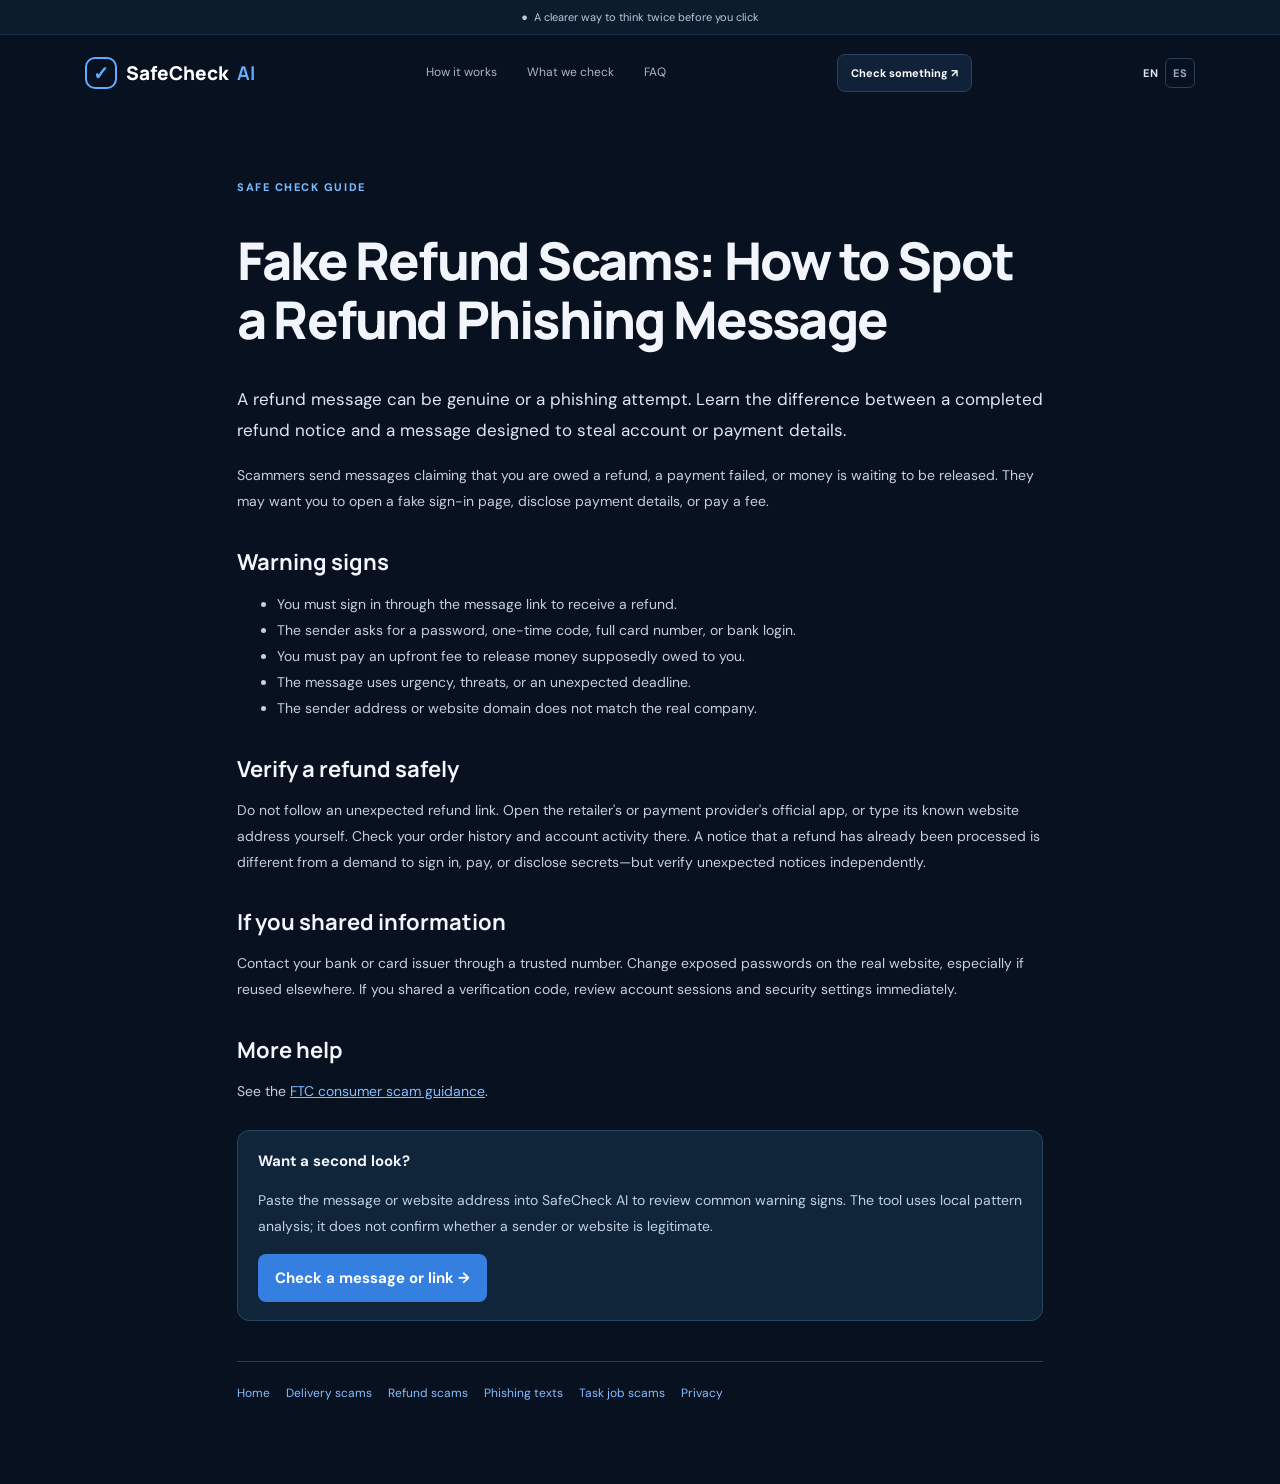
<file: fake-refund-scam.html>
<!doctype html><html lang="en"><head><meta charset="utf-8"><meta name="viewport" content="width=device-width,initial-scale=1"><meta name="description" content="A refund message can be genuine or a phishing attempt. Learn the difference between a completed refund notice and a message designed to steal account or payment details."><meta name="robots" content="index,follow"><link rel="canonical" href="https://mexiaeon.github.io/safecheck-ai/fake-refund-scam.html">
<link rel="alternate" hreflang="en" href="https://mexiaeon.github.io/safecheck-ai/fake-refund-scam.html">
<link rel="alternate" hreflang="es" href="https://mexiaeon.github.io/safecheck-ai/es/estafa-reembolso.html">
<link rel="alternate" hreflang="x-default" href="https://mexiaeon.github.io/safecheck-ai/"><meta property="og:type" content="article"><meta property="og:site_name" content="SafeCheck AI"><meta property="og:title" content="Fake Refund Scams: How to Spot a Refund Phishing Message | SafeCheck AI"><meta property="og:description" content="A refund message can be genuine or a phishing attempt. Learn the difference between a completed refund notice and a message designed to steal account or payment details."><title>Fake Refund Scams: How to Spot a Refund Phishing Message | SafeCheck AI</title><link rel="stylesheet" href="styles.css?v=5"><style>.guide{max-width:850px;margin:auto;padding:55px 22px 80px}.guide h1{font:800 clamp(34px,6vw,52px)/1.12 Manrope,sans-serif;letter-spacing:-1.8px}.guide h2{font:700 22px Manrope,sans-serif;margin:32px 0 8px}.guide p,.guide li{color:#c2d0df;font-size:14px;line-height:1.85}.guide .intro{font-size:17px;color:#dce7f3}.guide a{color:#85bdff}.guide .callout{padding:18px 20px;background:#10243a;border:1px solid #294663;border-radius:12px;margin:25px 0}.guide .cta{display:inline-block;background:#347fe0;color:white;padding:12px 17px;border-radius:8px;text-decoration:none;font-weight:700}.guide nav{display:flex;gap:16px;flex-wrap:wrap;border-top:1px solid #263e59;padding-top:22px;margin-top:40px}</style></head><body><div class="announcement">● &nbsp;A clearer way to think twice before you click</div><header><a class="brand" href="index.html"><span class="logo">✓</span>SafeCheck <b>AI</b></a><nav><a href="index.html#how">How it works</a><a href="index.html#features">What we check</a><a href="index.html#faq">FAQ</a></nav><a class="navbtn" href="index.html#checker">Check something ↗</a><span class="language-switch"><b>EN</b> <a href="es/estafa-reembolso.html" lang="es">ES</a></span></header><main class="guide"><p style="color:#79baff;font-size:11px;letter-spacing:.14em;font-weight:800">SAFE CHECK GUIDE</p><h1>Fake Refund Scams: How to Spot a Refund Phishing Message</h1><p class="intro">A refund message can be genuine or a phishing attempt. Learn the difference between a completed refund notice and a message designed to steal account or payment details.</p><p>Scammers send messages claiming that you are owed a refund, a payment failed, or money is waiting to be released. They may want you to open a fake sign-in page, disclose payment details, or pay a fee.</p><h2>Warning signs</h2><ul><li>You must sign in through the message link to receive a refund.</li><li>The sender asks for a password, one-time code, full card number, or bank login.</li><li>You must pay an upfront fee to release money supposedly owed to you.</li><li>The message uses urgency, threats, or an unexpected deadline.</li><li>The sender address or website domain does not match the real company.</li></ul><h2>Verify a refund safely</h2><p>Do not follow an unexpected refund link. Open the retailer's or payment provider's official app, or type its known website address yourself. Check your order history and account activity there. A notice that a refund has already been processed is different from a demand to sign in, pay, or disclose secrets—but verify unexpected notices independently.</p><h2>If you shared information</h2><p>Contact your bank or card issuer through a trusted number. Change exposed passwords on the real website, especially if reused elsewhere. If you shared a verification code, review account sessions and security settings immediately.</p><h2>More help</h2><p>See the <a href="https://consumer.ftc.gov/scams" target="_blank" rel="noopener">FTC consumer scam guidance</a>.</p><div class="callout"><b>Want a second look?</b><p>Paste the message or website address into SafeCheck AI to review common warning signs. The tool uses local pattern analysis; it does not confirm whether a sender or website is legitimate.</p><a class="cta" href="index.html#checker">Check a message or link →</a></div><nav><a href="index.html">Home</a><a href="package-delivery-scam.html">Delivery scams</a><a href="fake-refund-scam.html">Refund scams</a><a href="phishing-text-message.html">Phishing texts</a><a href="task-job-scam.html">Task job scams</a><a href="privacy.html">Privacy</a></nav></main></body></html>
</file>
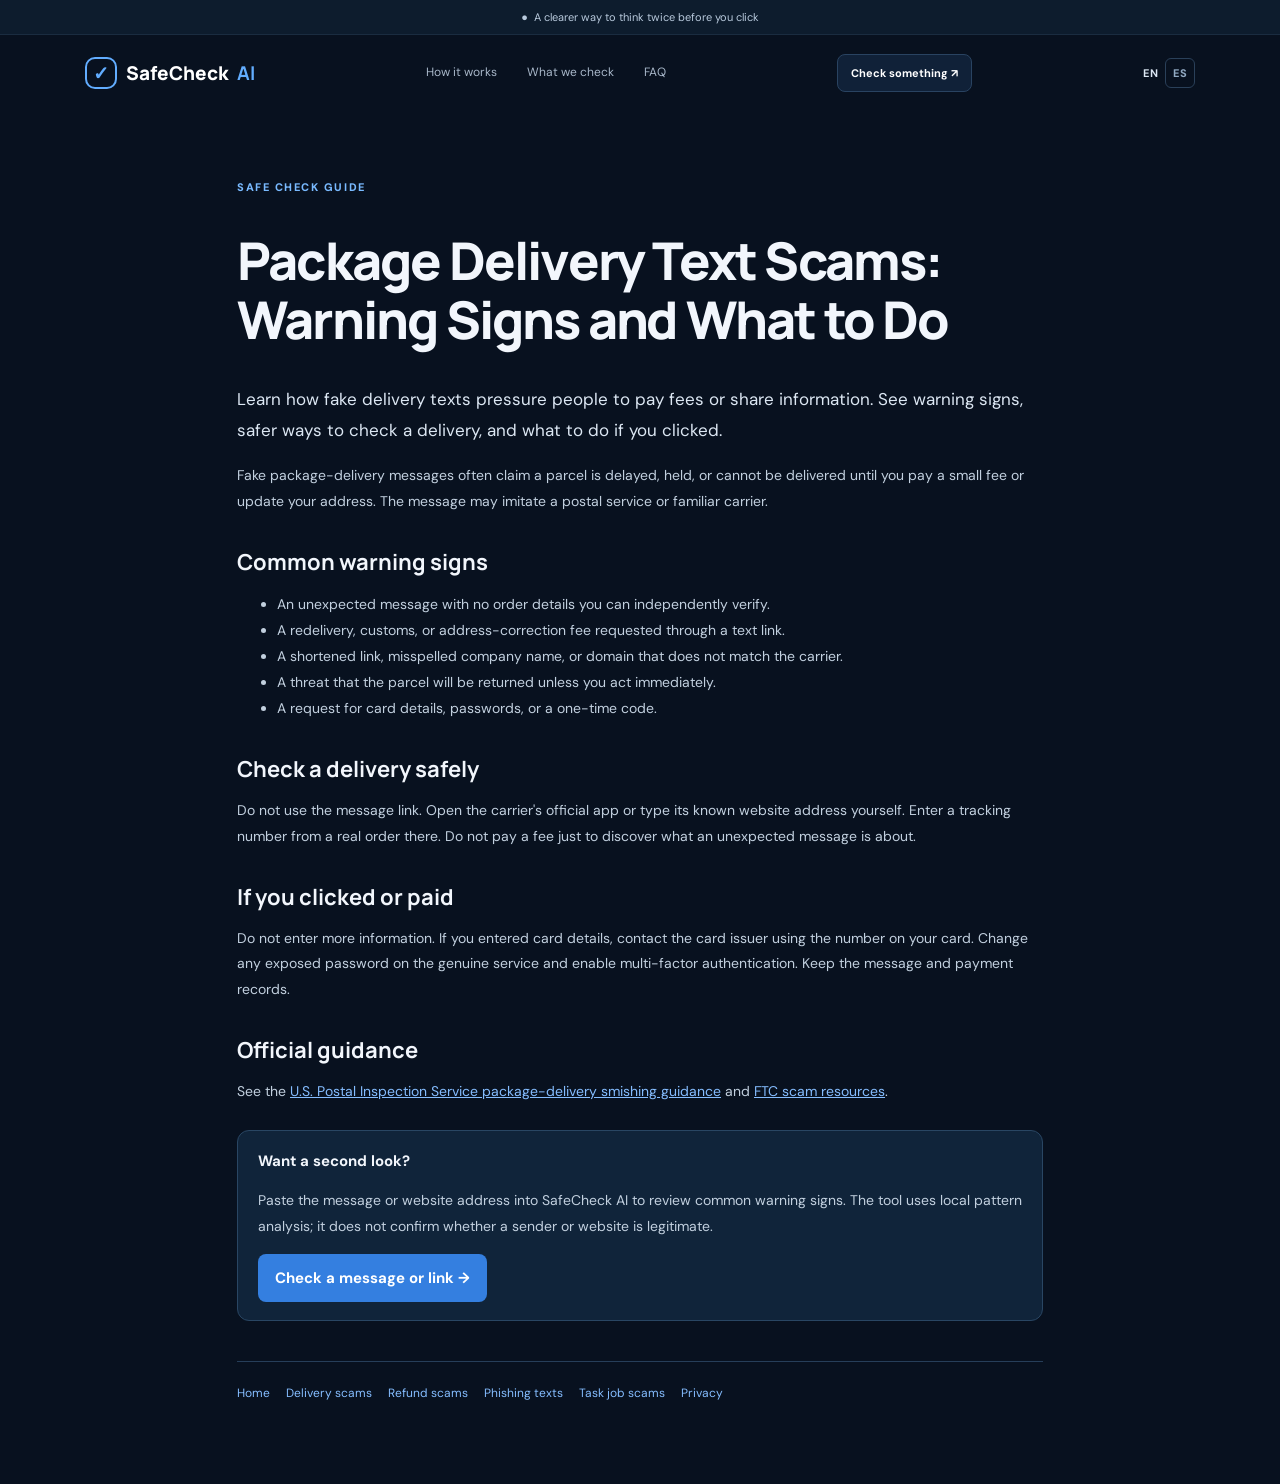
<file: package-delivery-scam.html>
<!doctype html><html lang="en"><head><meta charset="utf-8"><meta name="viewport" content="width=device-width,initial-scale=1"><meta name="description" content="Learn how fake delivery texts pressure people to pay fees or share information. See warning signs, safer ways to check a delivery, and what to do if you clicked."><meta name="robots" content="index,follow"><link rel="canonical" href="https://mexiaeon.github.io/safecheck-ai/package-delivery-scam.html">
<link rel="alternate" hreflang="en" href="https://mexiaeon.github.io/safecheck-ai/package-delivery-scam.html">
<link rel="alternate" hreflang="es" href="https://mexiaeon.github.io/safecheck-ai/es/estafa-paquete.html">
<link rel="alternate" hreflang="x-default" href="https://mexiaeon.github.io/safecheck-ai/"><meta property="og:type" content="article"><meta property="og:site_name" content="SafeCheck AI"><meta property="og:title" content="Package Delivery Text Scams: Warning Signs and What to Do | SafeCheck AI"><meta property="og:description" content="Learn how fake delivery texts pressure people to pay fees or share information. See warning signs, safer ways to check a delivery, and what to do if you clicked."><title>Package Delivery Text Scams: Warning Signs and What to Do | SafeCheck AI</title><link rel="stylesheet" href="styles.css?v=5"><style>.guide{max-width:850px;margin:auto;padding:55px 22px 80px}.guide h1{font:800 clamp(34px,6vw,52px)/1.12 Manrope,sans-serif;letter-spacing:-1.8px}.guide h2{font:700 22px Manrope,sans-serif;margin:32px 0 8px}.guide p,.guide li{color:#c2d0df;font-size:14px;line-height:1.85}.guide .intro{font-size:17px;color:#dce7f3}.guide a{color:#85bdff}.guide .callout{padding:18px 20px;background:#10243a;border:1px solid #294663;border-radius:12px;margin:25px 0}.guide .cta{display:inline-block;background:#347fe0;color:white;padding:12px 17px;border-radius:8px;text-decoration:none;font-weight:700}.guide nav{display:flex;gap:16px;flex-wrap:wrap;border-top:1px solid #263e59;padding-top:22px;margin-top:40px}</style></head><body><div class="announcement">● &nbsp;A clearer way to think twice before you click</div><header><a class="brand" href="index.html"><span class="logo">✓</span>SafeCheck <b>AI</b></a><nav><a href="index.html#how">How it works</a><a href="index.html#features">What we check</a><a href="index.html#faq">FAQ</a></nav><a class="navbtn" href="index.html#checker">Check something ↗</a><span class="language-switch"><b>EN</b> <a href="es/estafa-paquete.html" lang="es">ES</a></span></header><main class="guide"><p style="color:#79baff;font-size:11px;letter-spacing:.14em;font-weight:800">SAFE CHECK GUIDE</p><h1>Package Delivery Text Scams: Warning Signs and What to Do</h1><p class="intro">Learn how fake delivery texts pressure people to pay fees or share information. See warning signs, safer ways to check a delivery, and what to do if you clicked.</p><p>Fake package-delivery messages often claim a parcel is delayed, held, or cannot be delivered until you pay a small fee or update your address. The message may imitate a postal service or familiar carrier.</p><h2>Common warning signs</h2><ul><li>An unexpected message with no order details you can independently verify.</li><li>A redelivery, customs, or address-correction fee requested through a text link.</li><li>A shortened link, misspelled company name, or domain that does not match the carrier.</li><li>A threat that the parcel will be returned unless you act immediately.</li><li>A request for card details, passwords, or a one-time code.</li></ul><h2>Check a delivery safely</h2><p>Do not use the message link. Open the carrier's official app or type its known website address yourself. Enter a tracking number from a real order there. Do not pay a fee just to discover what an unexpected message is about.</p><h2>If you clicked or paid</h2><p>Do not enter more information. If you entered card details, contact the card issuer using the number on your card. Change any exposed password on the genuine service and enable multi-factor authentication. Keep the message and payment records.</p><h2>Official guidance</h2><p>See the <a href="https://www.uspis.gov/news/scam-article/smishing-package-delivery-scam" target="_blank" rel="noopener">U.S. Postal Inspection Service package-delivery smishing guidance</a> and <a href="https://consumer.ftc.gov/scams" target="_blank" rel="noopener">FTC scam resources</a>.</p><div class="callout"><b>Want a second look?</b><p>Paste the message or website address into SafeCheck AI to review common warning signs. The tool uses local pattern analysis; it does not confirm whether a sender or website is legitimate.</p><a class="cta" href="index.html#checker">Check a message or link →</a></div><nav><a href="index.html">Home</a><a href="package-delivery-scam.html">Delivery scams</a><a href="fake-refund-scam.html">Refund scams</a><a href="phishing-text-message.html">Phishing texts</a><a href="task-job-scam.html">Task job scams</a><a href="privacy.html">Privacy</a></nav></main></body></html>
</file>
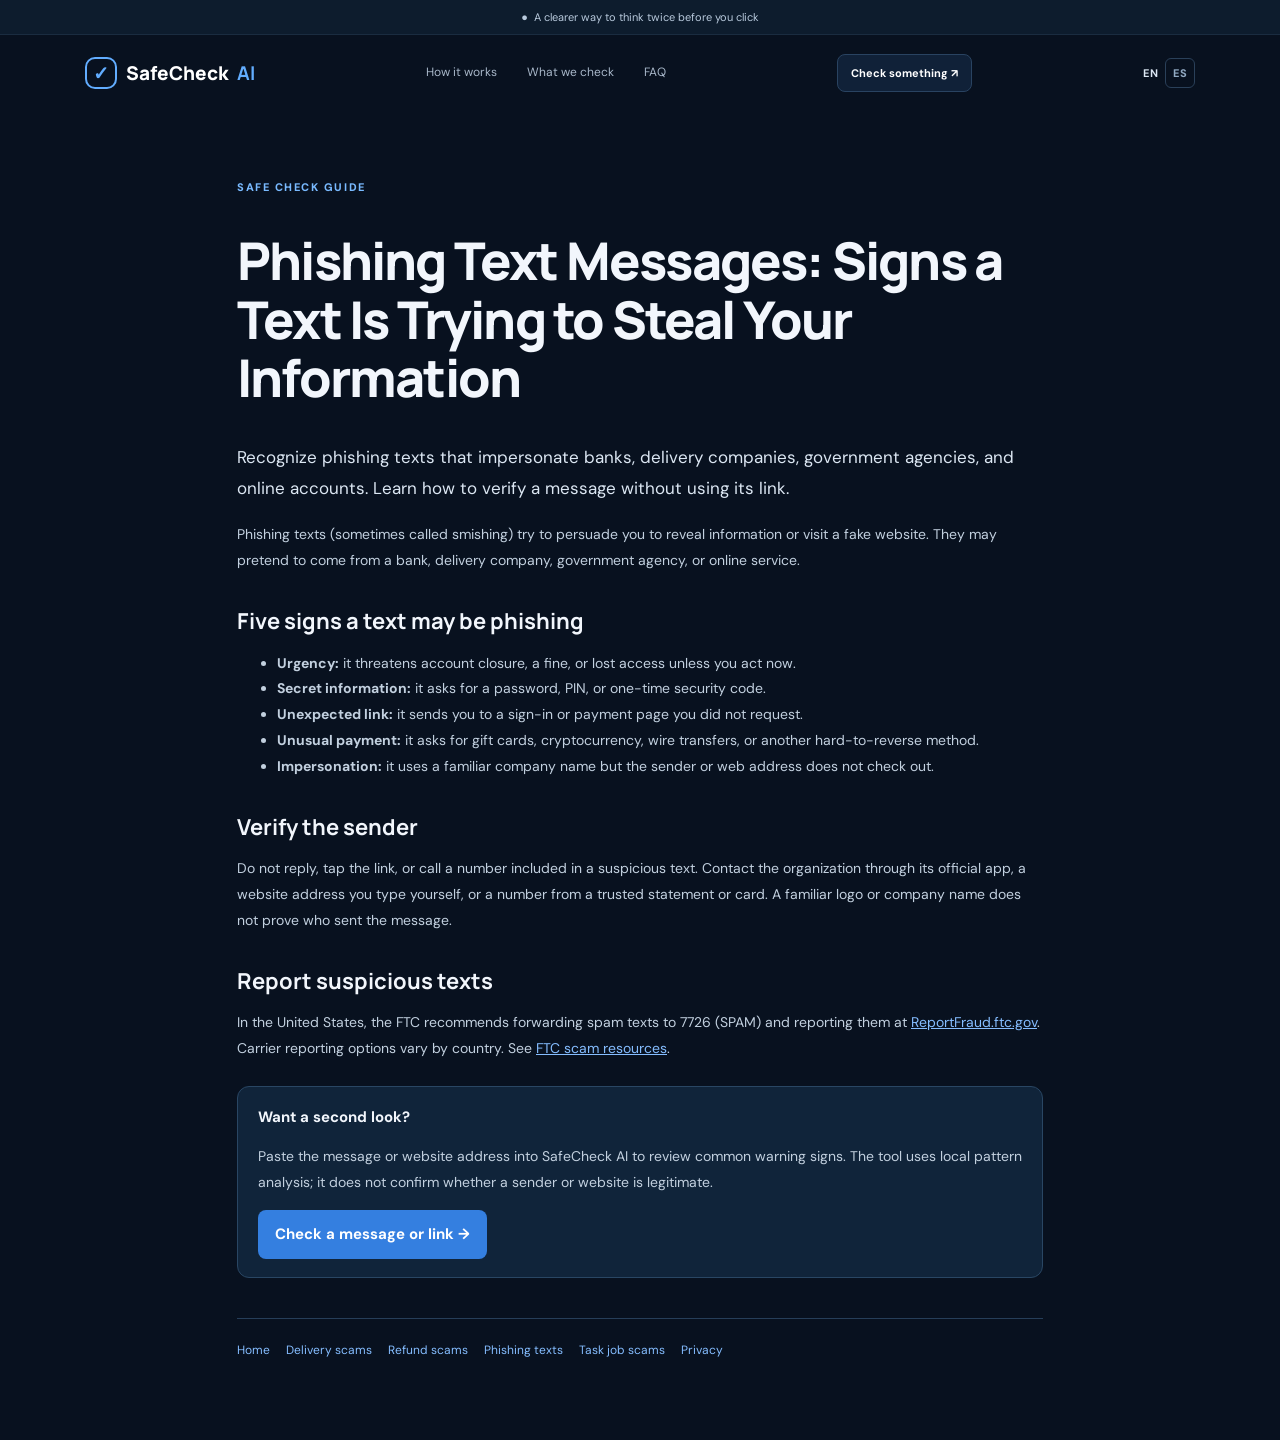
<file: phishing-text-message.html>
<!doctype html><html lang="en"><head><meta charset="utf-8"><meta name="viewport" content="width=device-width,initial-scale=1"><meta name="description" content="Recognize phishing texts that impersonate banks, delivery companies, government agencies, and online accounts. Learn how to verify a message without using its link."><meta name="robots" content="index,follow"><link rel="canonical" href="https://mexiaeon.github.io/safecheck-ai/phishing-text-message.html">
<link rel="alternate" hreflang="en" href="https://mexiaeon.github.io/safecheck-ai/phishing-text-message.html">
<link rel="alternate" hreflang="es" href="https://mexiaeon.github.io/safecheck-ai/es/mensajes-phishing.html">
<link rel="alternate" hreflang="x-default" href="https://mexiaeon.github.io/safecheck-ai/"><meta property="og:type" content="article"><meta property="og:site_name" content="SafeCheck AI"><meta property="og:title" content="Phishing Text Messages: Signs a Text Is Trying to Steal Your Information | SafeCheck AI"><meta property="og:description" content="Recognize phishing texts that impersonate banks, delivery companies, government agencies, and online accounts. Learn how to verify a message without using its link."><title>Phishing Text Messages: Signs a Text Is Trying to Steal Your Information | SafeCheck AI</title><link rel="stylesheet" href="styles.css?v=5"><style>.guide{max-width:850px;margin:auto;padding:55px 22px 80px}.guide h1{font:800 clamp(34px,6vw,52px)/1.12 Manrope,sans-serif;letter-spacing:-1.8px}.guide h2{font:700 22px Manrope,sans-serif;margin:32px 0 8px}.guide p,.guide li{color:#c2d0df;font-size:14px;line-height:1.85}.guide .intro{font-size:17px;color:#dce7f3}.guide a{color:#85bdff}.guide .callout{padding:18px 20px;background:#10243a;border:1px solid #294663;border-radius:12px;margin:25px 0}.guide .cta{display:inline-block;background:#347fe0;color:white;padding:12px 17px;border-radius:8px;text-decoration:none;font-weight:700}.guide nav{display:flex;gap:16px;flex-wrap:wrap;border-top:1px solid #263e59;padding-top:22px;margin-top:40px}</style></head><body><div class="announcement">● &nbsp;A clearer way to think twice before you click</div><header><a class="brand" href="index.html"><span class="logo">✓</span>SafeCheck <b>AI</b></a><nav><a href="index.html#how">How it works</a><a href="index.html#features">What we check</a><a href="index.html#faq">FAQ</a></nav><a class="navbtn" href="index.html#checker">Check something ↗</a><span class="language-switch"><b>EN</b> <a href="es/mensajes-phishing.html" lang="es">ES</a></span></header><main class="guide"><p style="color:#79baff;font-size:11px;letter-spacing:.14em;font-weight:800">SAFE CHECK GUIDE</p><h1>Phishing Text Messages: Signs a Text Is Trying to Steal Your Information</h1><p class="intro">Recognize phishing texts that impersonate banks, delivery companies, government agencies, and online accounts. Learn how to verify a message without using its link.</p><p>Phishing texts (sometimes called smishing) try to persuade you to reveal information or visit a fake website. They may pretend to come from a bank, delivery company, government agency, or online service.</p><h2>Five signs a text may be phishing</h2><ul><li><b>Urgency:</b> it threatens account closure, a fine, or lost access unless you act now.</li><li><b>Secret information:</b> it asks for a password, PIN, or one-time security code.</li><li><b>Unexpected link:</b> it sends you to a sign-in or payment page you did not request.</li><li><b>Unusual payment:</b> it asks for gift cards, cryptocurrency, wire transfers, or another hard-to-reverse method.</li><li><b>Impersonation:</b> it uses a familiar company name but the sender or web address does not check out.</li></ul><h2>Verify the sender</h2><p>Do not reply, tap the link, or call a number included in a suspicious text. Contact the organization through its official app, a website address you type yourself, or a number from a trusted statement or card. A familiar logo or company name does not prove who sent the message.</p><h2>Report suspicious texts</h2><p>In the United States, the FTC recommends forwarding spam texts to 7726 (SPAM) and reporting them at <a href="https://reportfraud.ftc.gov/" target="_blank" rel="noopener">ReportFraud.ftc.gov</a>. Carrier reporting options vary by country. See <a href="https://consumer.ftc.gov/scams" target="_blank" rel="noopener">FTC scam resources</a>.</p><div class="callout"><b>Want a second look?</b><p>Paste the message or website address into SafeCheck AI to review common warning signs. The tool uses local pattern analysis; it does not confirm whether a sender or website is legitimate.</p><a class="cta" href="index.html#checker">Check a message or link →</a></div><nav><a href="index.html">Home</a><a href="package-delivery-scam.html">Delivery scams</a><a href="fake-refund-scam.html">Refund scams</a><a href="phishing-text-message.html">Phishing texts</a><a href="task-job-scam.html">Task job scams</a><a href="privacy.html">Privacy</a></nav></main></body></html>
</file>
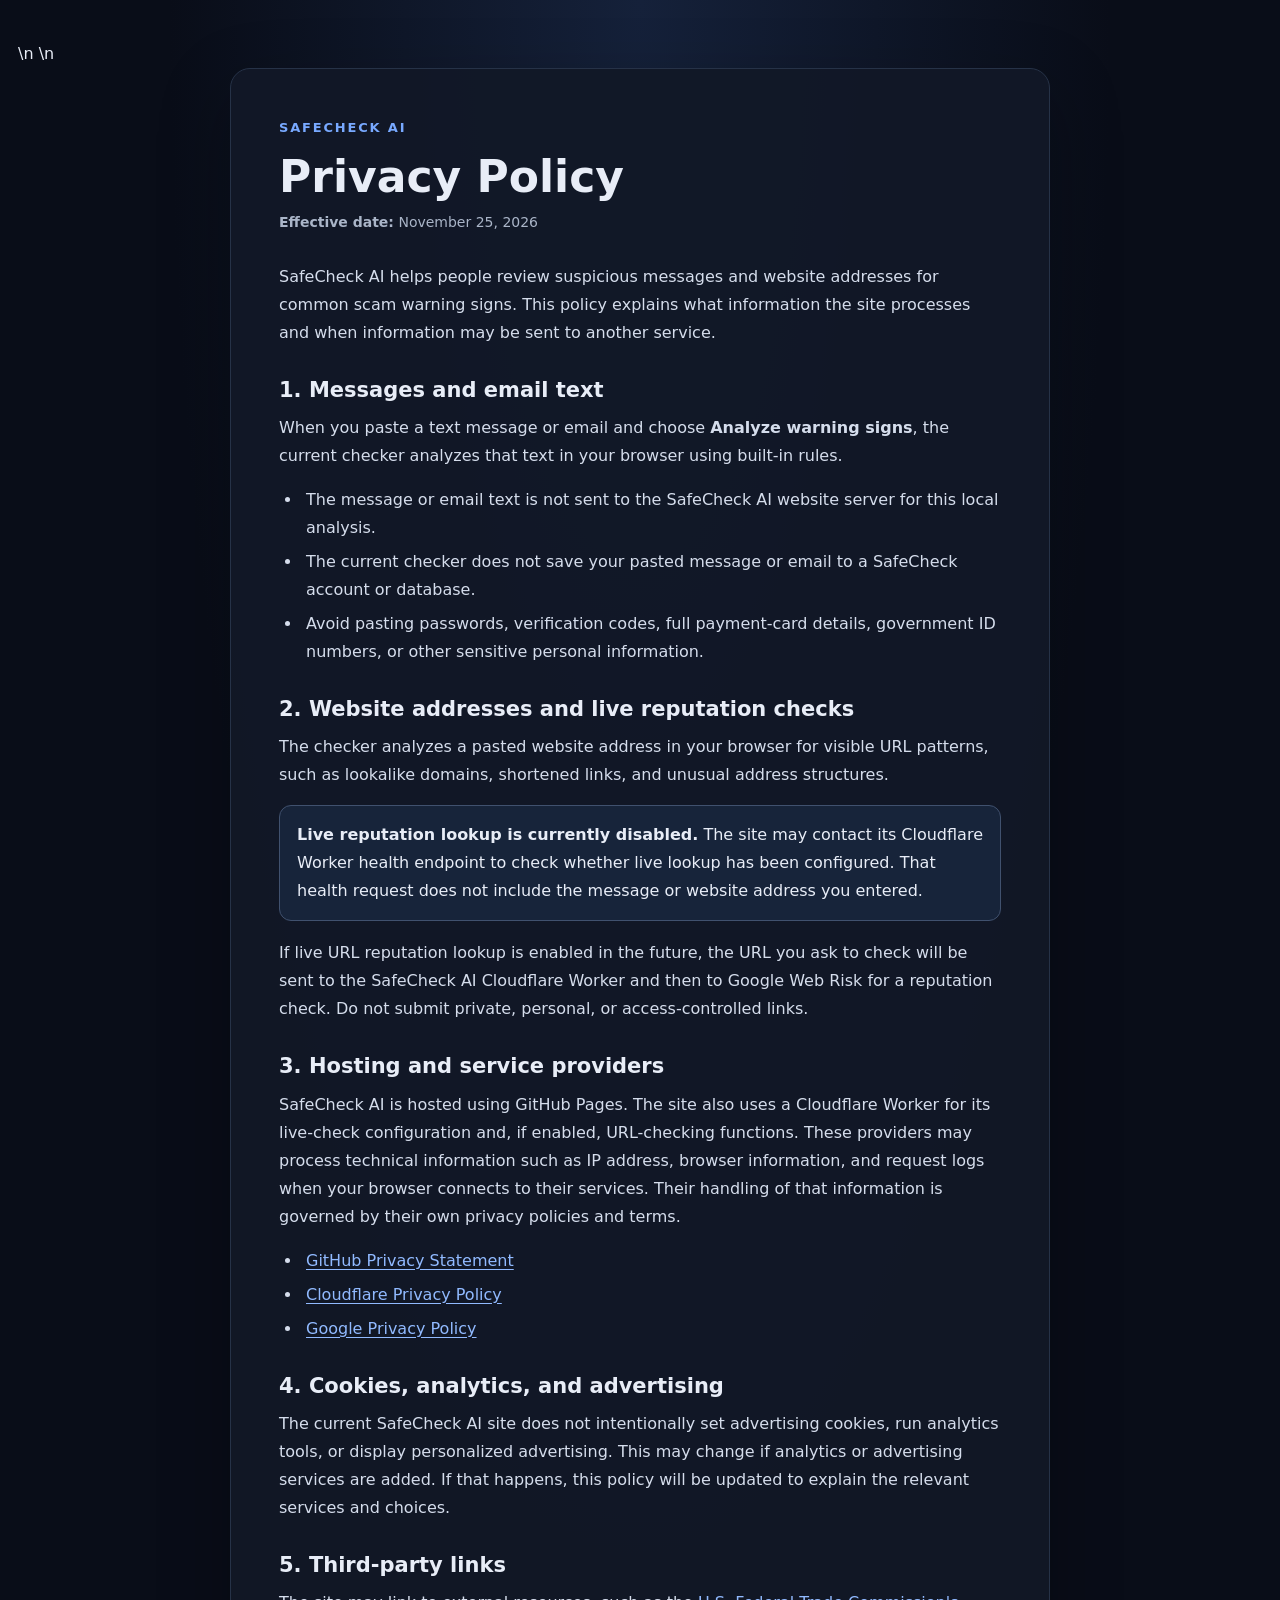
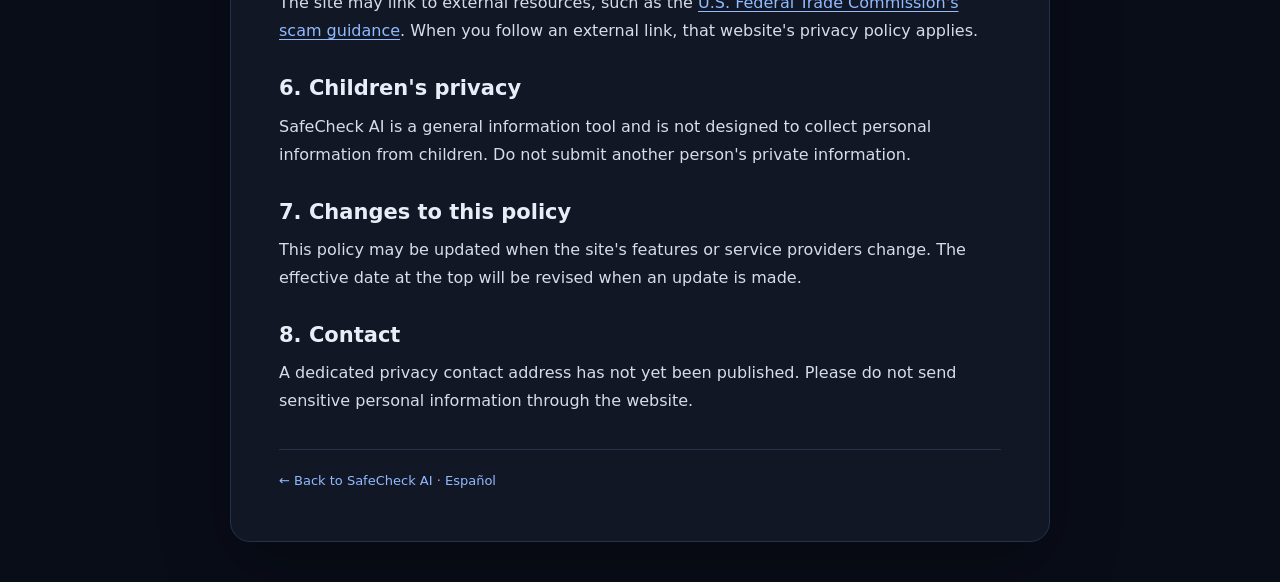
<file: privacy.html>
<!DOCTYPE html>
<html lang="en">
<head>
  <meta charset="UTF-8">
  <meta name="viewport" content="width=device-width, initial-scale=1">
  <meta name="description" content="SafeCheck AI privacy policy explaining how messages and website addresses are processed.">\n  <link rel="canonical" href="https://mexiaeon.github.io/safecheck-ai/privacy.html">\n  <link rel="alternate" hreflang="x-default" href="https://mexiaeon.github.io/safecheck-ai/privacy.html">
  <title>Privacy Policy | SafeCheck AI</title>
  <style>
    :root{color-scheme:dark;--bg:#090d18;--panel:#111827;--text:#e8edf7;--muted:#aab5c8;--accent:#78a9ff;--line:#263247}
    *{box-sizing:border-box}
    body{margin:0;background:radial-gradient(ellipse at top,#15213a 0%,var(--bg) 52%);color:var(--text);font:16px/1.75 system-ui,-apple-system,BlinkMacSystemFont,"Segoe UI",sans-serif;padding:40px 18px}
    main{max-width:820px;margin:0 auto;background:rgba(17,24,39,.94);border:1px solid var(--line);border-radius:20px;padding:clamp(24px,5vw,48px);box-shadow:0 24px 70px rgba(0,0,0,.28)}
    .brand{font-size:13px;font-weight:750;letter-spacing:.14em;text-transform:uppercase;color:var(--accent)}
    h1{font-size:clamp(32px,6vw,44px);line-height:1.15;margin:12px 0 8px}
    .date{color:var(--muted);font-size:14px;margin:0 0 28px}
    p{color:#d5ddec;margin:0 0 16px}
    h2{font-size:21px;line-height:1.3;margin:30px 0 10px}
    ul{padding-left:23px;margin:8px 0 18px;color:#d5ddec}
    li{padding-left:4px;margin:6px 0}
    a{color:#91baff;text-decoration:underline;text-underline-offset:3px}
    a:hover{color:#c1d7ff}
    .notice{padding:15px 17px;border:1px solid #40516e;border-radius:12px;background:#17243a;margin:14px 0 18px}
    footer{border-top:1px solid var(--line);margin-top:34px;padding-top:20px;color:var(--muted);font-size:13px}
    footer a{text-decoration:none}
  </style>
<link rel="alternate" hreflang="en" href="https://mexiaeon.github.io/safecheck-ai/privacy.html">
  <link rel="alternate" hreflang="es" href="https://mexiaeon.github.io/safecheck-ai/es/privacidad.html">
  <link rel="alternate" hreflang="x-default" href="https://mexiaeon.github.io/safecheck-ai/">
</head>
<body>
  <main>
    <div class="brand">SafeCheck AI</div>
    <h1>Privacy Policy</h1>
    <p class="date"><strong>Effective date:</strong> November 25, 2026</p>

    <p>SafeCheck AI helps people review suspicious messages and website addresses for common scam warning signs. This policy explains what information the site processes and when information may be sent to another service.</p>

    <h2>1. Messages and email text</h2>
    <p>When you paste a text message or email and choose <strong>Analyze warning signs</strong>, the current checker analyzes that text in your browser using built-in rules.</p>
    <ul>
      <li>The message or email text is not sent to the SafeCheck AI website server for this local analysis.</li>
      <li>The current checker does not save your pasted message or email to a SafeCheck account or database.</li>
      <li>Avoid pasting passwords, verification codes, full payment-card details, government ID numbers, or other sensitive personal information.</li>
    </ul>

    <h2>2. Website addresses and live reputation checks</h2>
    <p>The checker analyzes a pasted website address in your browser for visible URL patterns, such as lookalike domains, shortened links, and unusual address structures.</p>
    <div class="notice"><strong>Live reputation lookup is currently disabled.</strong> The site may contact its Cloudflare Worker health endpoint to check whether live lookup has been configured. That health request does not include the message or website address you entered.</div>
    <p>If live URL reputation lookup is enabled in the future, the URL you ask to check will be sent to the SafeCheck AI Cloudflare Worker and then to Google Web Risk for a reputation check. Do not submit private, personal, or access-controlled links.</p>

    <h2>3. Hosting and service providers</h2>
    <p>SafeCheck AI is hosted using GitHub Pages. The site also uses a Cloudflare Worker for its live-check configuration and, if enabled, URL-checking functions. These providers may process technical information such as IP address, browser information, and request logs when your browser connects to their services. Their handling of that information is governed by their own privacy policies and terms.</p>
    <ul>
      <li><a href="https://docs.github.com/en/site-policy/privacy-policies/github-privacy-statement" target="_blank" rel="noopener noreferrer">GitHub Privacy Statement</a></li>
      <li><a href="https://www.cloudflare.com/privacypolicy/" target="_blank" rel="noopener noreferrer">Cloudflare Privacy Policy</a></li>
      <li><a href="https://policies.google.com/privacy" target="_blank" rel="noopener noreferrer">Google Privacy Policy</a></li>
    </ul>

    <h2>4. Cookies, analytics, and advertising</h2>
    <p>The current SafeCheck AI site does not intentionally set advertising cookies, run analytics tools, or display personalized advertising. This may change if analytics or advertising services are added. If that happens, this policy will be updated to explain the relevant services and choices.</p>

    <h2>5. Third-party links</h2>
    <p>The site may link to external resources, such as the <a href="https://consumer.ftc.gov/scams" target="_blank" rel="noopener noreferrer">U.S. Federal Trade Commission's scam guidance</a>. When you follow an external link, that website's privacy policy applies.</p>

    <h2>6. Children's privacy</h2>
    <p>SafeCheck AI is a general information tool and is not designed to collect personal information from children. Do not submit another person's private information.</p>

    <h2>7. Changes to this policy</h2>
    <p>This policy may be updated when the site's features or service providers change. The effective date at the top will be revised when an update is made.</p>

    <h2>8. Contact</h2>
    <p>A dedicated privacy contact address has not yet been published. Please do not send sensitive personal information through the website.</p>

    <footer><a href="index.html">← Back to SafeCheck AI</a> · <a href="es/privacidad.html" lang="es">Español</a></footer>
  </main>
</body>
</html>
</file>
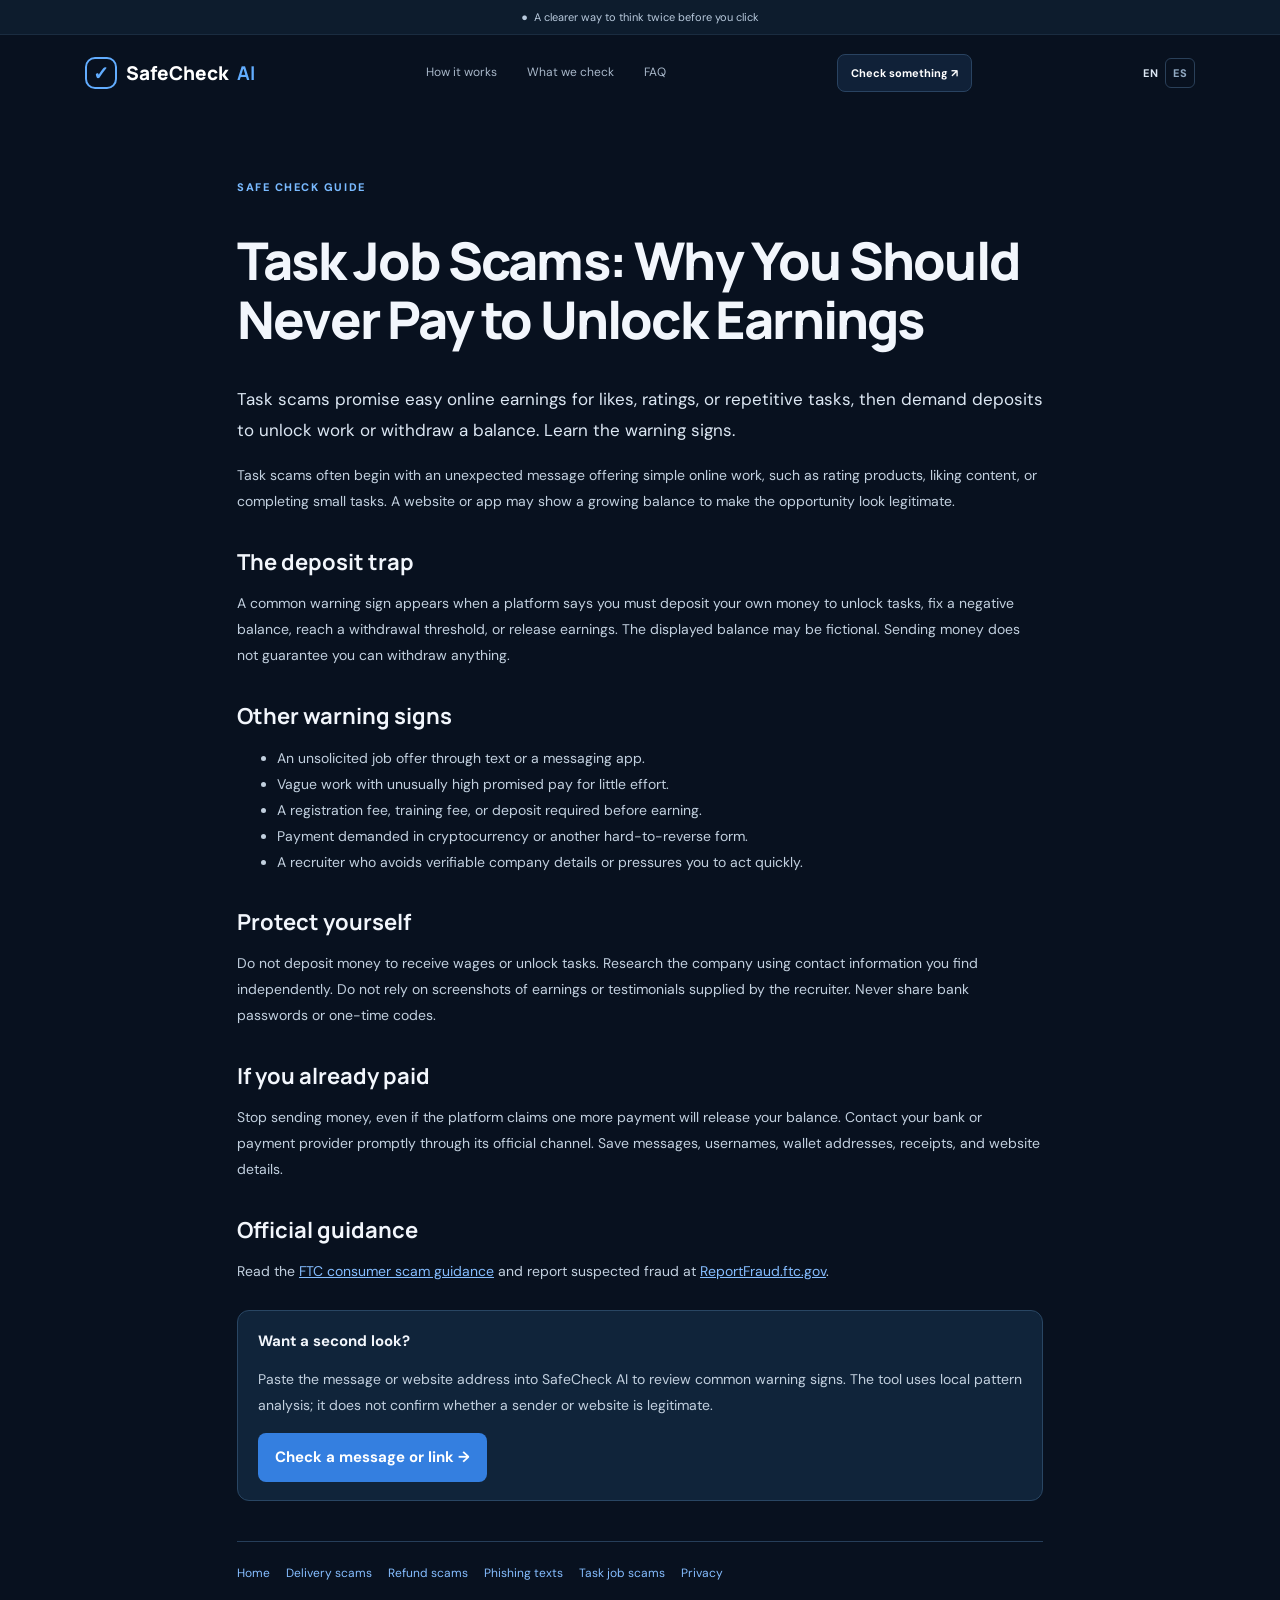
<file: task-job-scam.html>
<!doctype html><html lang="en"><head><meta charset="utf-8"><meta name="viewport" content="width=device-width,initial-scale=1"><meta name="description" content="Task scams promise easy online earnings for likes, ratings, or repetitive tasks, then demand deposits to unlock work or withdraw a balance. Learn the warning signs."><meta name="robots" content="index,follow"><link rel="canonical" href="https://mexiaeon.github.io/safecheck-ai/task-job-scam.html">
<link rel="alternate" hreflang="en" href="https://mexiaeon.github.io/safecheck-ai/task-job-scam.html">
<link rel="alternate" hreflang="es" href="https://mexiaeon.github.io/safecheck-ai/es/estafa-empleo-tareas.html">
<link rel="alternate" hreflang="x-default" href="https://mexiaeon.github.io/safecheck-ai/"><meta property="og:type" content="article"><meta property="og:site_name" content="SafeCheck AI"><meta property="og:title" content="Task Job Scams: Why You Should Never Pay to Unlock Earnings | SafeCheck AI"><meta property="og:description" content="Task scams promise easy online earnings for likes, ratings, or repetitive tasks, then demand deposits to unlock work or withdraw a balance. Learn the warning signs."><title>Task Job Scams: Why You Should Never Pay to Unlock Earnings | SafeCheck AI</title><link rel="stylesheet" href="styles.css?v=5"><style>.guide{max-width:850px;margin:auto;padding:55px 22px 80px}.guide h1{font:800 clamp(34px,6vw,52px)/1.12 Manrope,sans-serif;letter-spacing:-1.8px}.guide h2{font:700 22px Manrope,sans-serif;margin:32px 0 8px}.guide p,.guide li{color:#c2d0df;font-size:14px;line-height:1.85}.guide .intro{font-size:17px;color:#dce7f3}.guide a{color:#85bdff}.guide .callout{padding:18px 20px;background:#10243a;border:1px solid #294663;border-radius:12px;margin:25px 0}.guide .cta{display:inline-block;background:#347fe0;color:white;padding:12px 17px;border-radius:8px;text-decoration:none;font-weight:700}.guide nav{display:flex;gap:16px;flex-wrap:wrap;border-top:1px solid #263e59;padding-top:22px;margin-top:40px}</style></head><body><div class="announcement">● &nbsp;A clearer way to think twice before you click</div><header><a class="brand" href="index.html"><span class="logo">✓</span>SafeCheck <b>AI</b></a><nav><a href="index.html#how">How it works</a><a href="index.html#features">What we check</a><a href="index.html#faq">FAQ</a></nav><a class="navbtn" href="index.html#checker">Check something ↗</a><span class="language-switch"><b>EN</b> <a href="es/estafa-empleo-tareas.html" lang="es">ES</a></span></header><main class="guide"><p style="color:#79baff;font-size:11px;letter-spacing:.14em;font-weight:800">SAFE CHECK GUIDE</p><h1>Task Job Scams: Why You Should Never Pay to Unlock Earnings</h1><p class="intro">Task scams promise easy online earnings for likes, ratings, or repetitive tasks, then demand deposits to unlock work or withdraw a balance. Learn the warning signs.</p><p>Task scams often begin with an unexpected message offering simple online work, such as rating products, liking content, or completing small tasks. A website or app may show a growing balance to make the opportunity look legitimate.</p><h2>The deposit trap</h2><p>A common warning sign appears when a platform says you must deposit your own money to unlock tasks, fix a negative balance, reach a withdrawal threshold, or release earnings. The displayed balance may be fictional. Sending money does not guarantee you can withdraw anything.</p><h2>Other warning signs</h2><ul><li>An unsolicited job offer through text or a messaging app.</li><li>Vague work with unusually high promised pay for little effort.</li><li>A registration fee, training fee, or deposit required before earning.</li><li>Payment demanded in cryptocurrency or another hard-to-reverse form.</li><li>A recruiter who avoids verifiable company details or pressures you to act quickly.</li></ul><h2>Protect yourself</h2><p>Do not deposit money to receive wages or unlock tasks. Research the company using contact information you find independently. Do not rely on screenshots of earnings or testimonials supplied by the recruiter. Never share bank passwords or one-time codes.</p><h2>If you already paid</h2><p>Stop sending money, even if the platform claims one more payment will release your balance. Contact your bank or payment provider promptly through its official channel. Save messages, usernames, wallet addresses, receipts, and website details.</p><h2>Official guidance</h2><p>Read the <a href="https://consumer.ftc.gov/scams" target="_blank" rel="noopener">FTC consumer scam guidance</a> and report suspected fraud at <a href="https://reportfraud.ftc.gov/" target="_blank" rel="noopener">ReportFraud.ftc.gov</a>.</p><div class="callout"><b>Want a second look?</b><p>Paste the message or website address into SafeCheck AI to review common warning signs. The tool uses local pattern analysis; it does not confirm whether a sender or website is legitimate.</p><a class="cta" href="index.html#checker">Check a message or link →</a></div><nav><a href="index.html">Home</a><a href="package-delivery-scam.html">Delivery scams</a><a href="fake-refund-scam.html">Refund scams</a><a href="phishing-text-message.html">Phishing texts</a><a href="task-job-scam.html">Task job scams</a><a href="privacy.html">Privacy</a></nav></main></body></html>
</file>
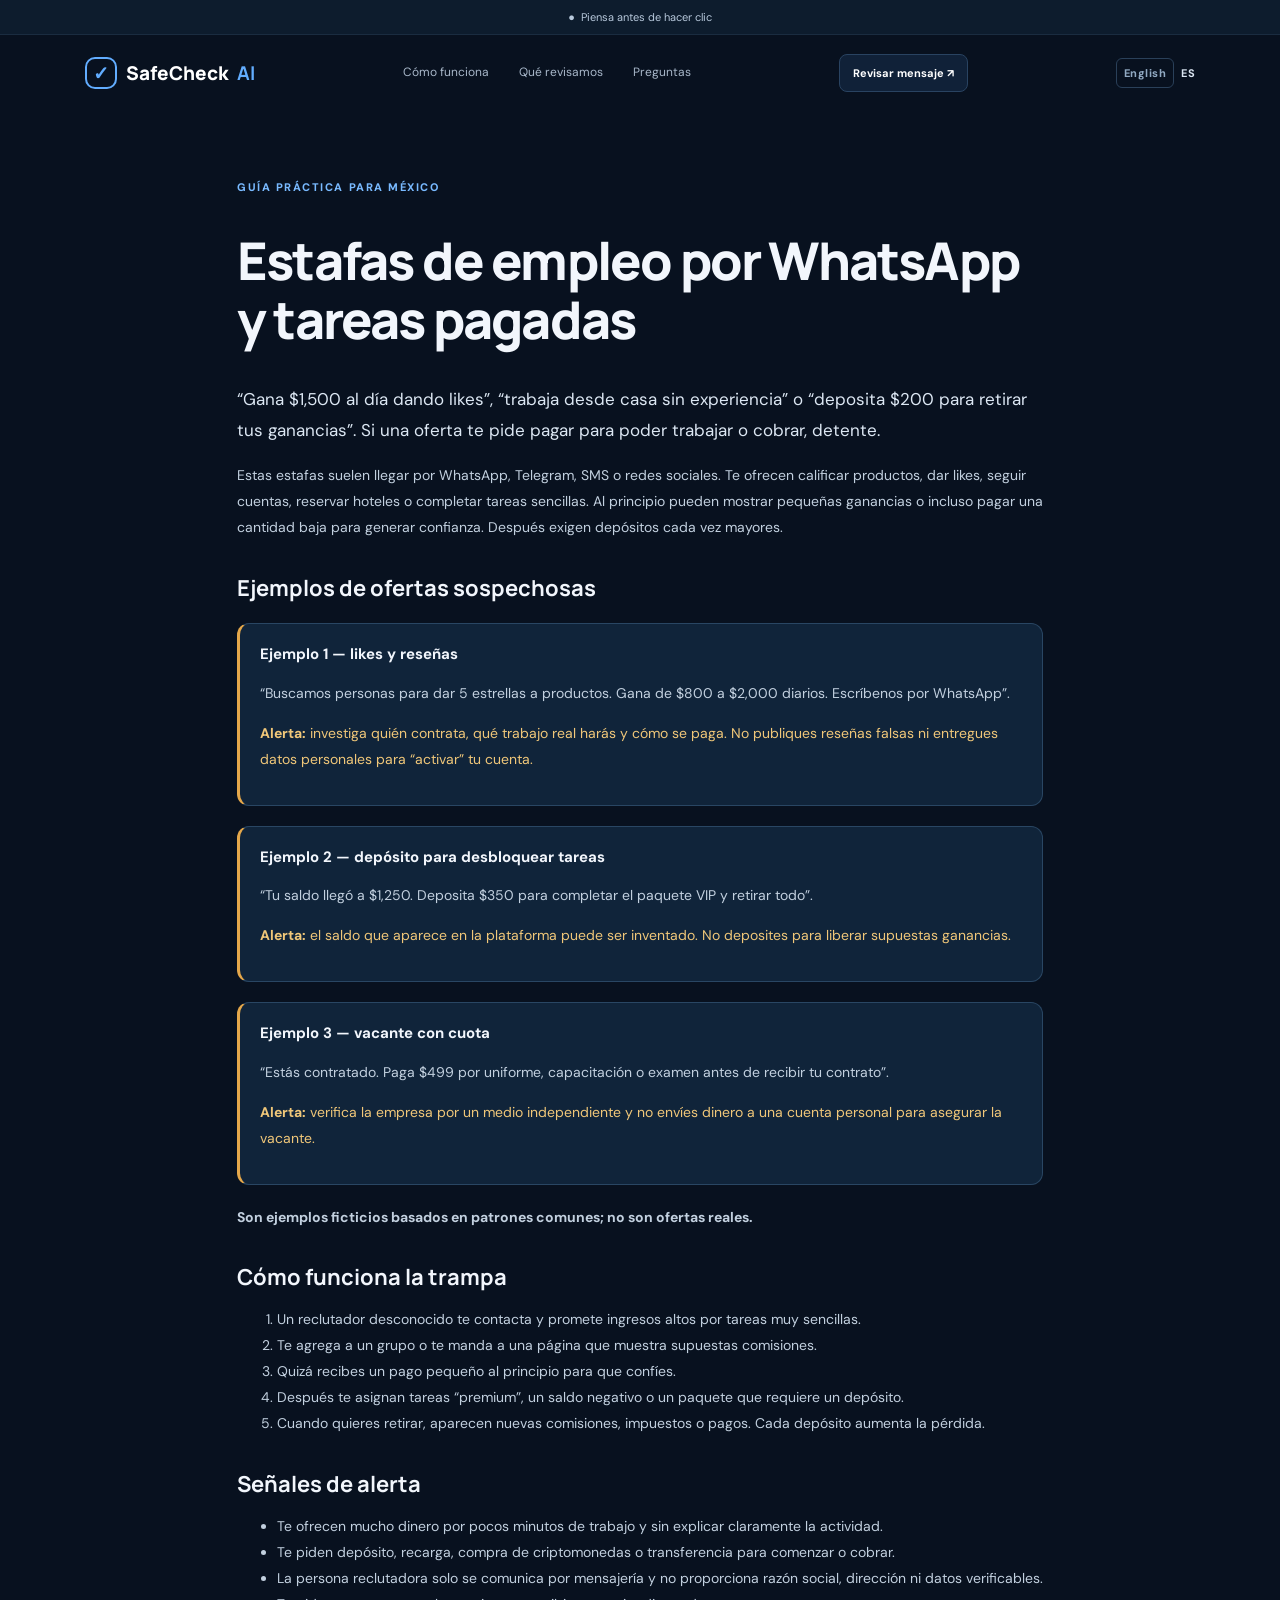
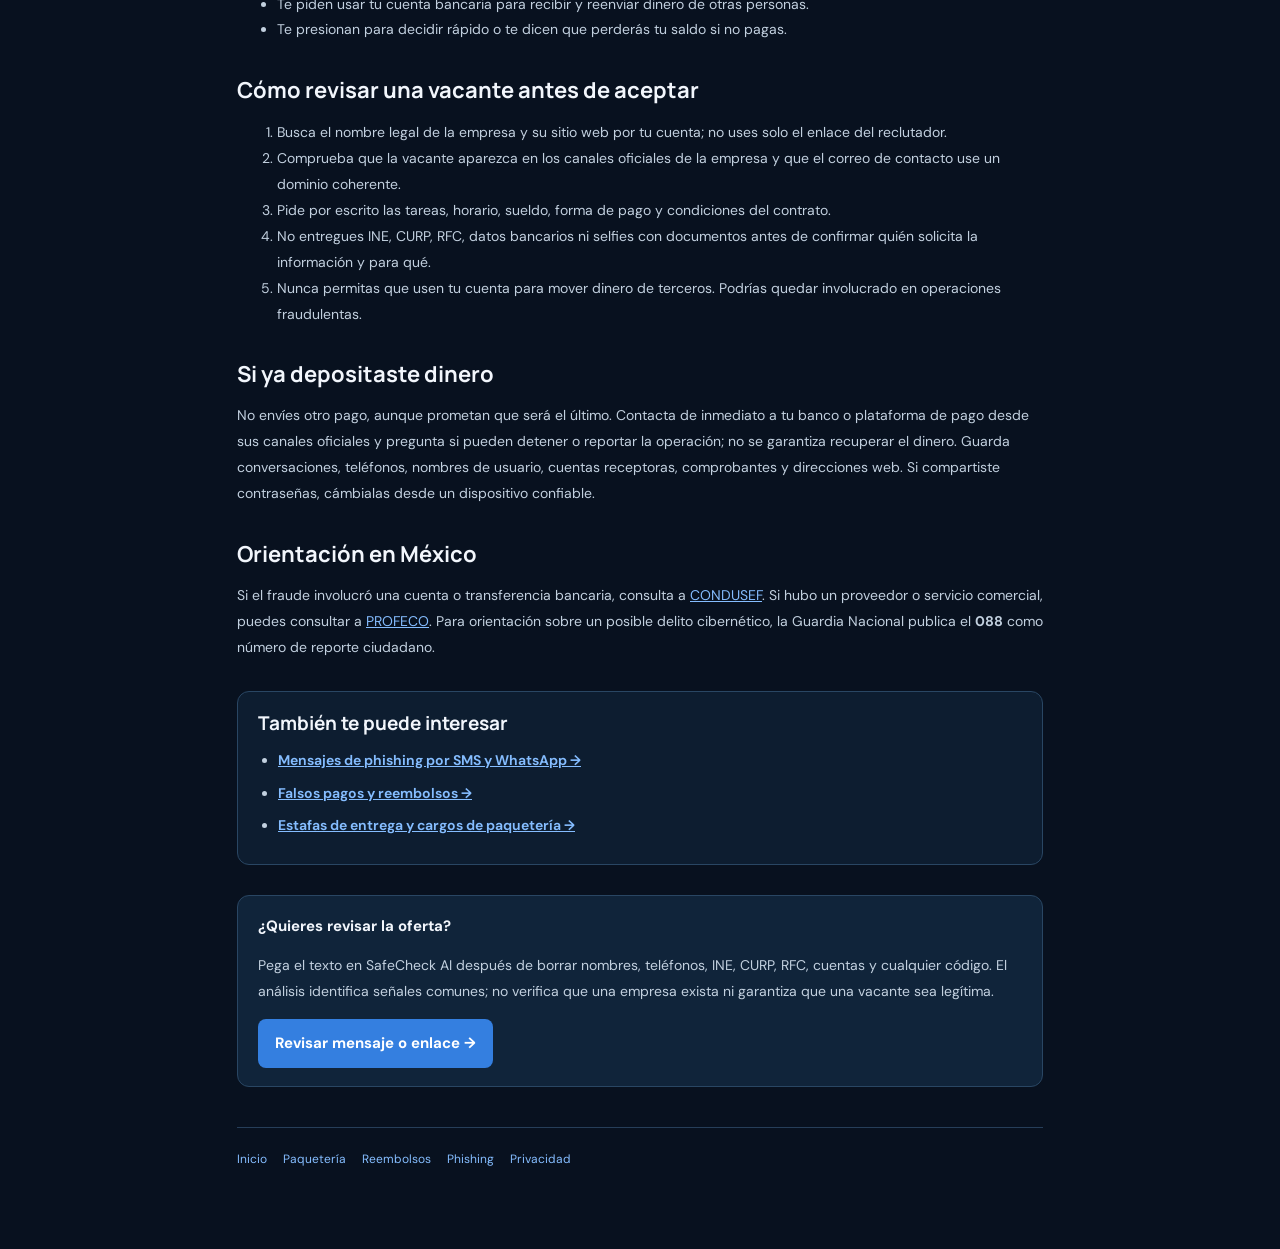
<file: es/estafa-empleo-tareas.html>
<!doctype html>
<html lang="es"><head><meta charset="utf-8"><meta name="viewport" content="width=device-width,initial-scale=1"><meta name="description" content="Detecta falsas vacantes, trabajos de dar likes y estafas de tareas por WhatsApp. Aprende por qué nunca debes depositar para cobrar un supuesto sueldo.">
<link rel="canonical" href="https://mexiaeon.github.io/safecheck-ai/es/estafa-empleo-tareas.html"><link rel="alternate" hreflang="en" href="https://mexiaeon.github.io/safecheck-ai/task-job-scam.html"><link rel="alternate" hreflang="es" href="https://mexiaeon.github.io/safecheck-ai/es/estafa-empleo-tareas.html">
<title>Estafas de empleo por WhatsApp y tareas pagadas</title><link rel="stylesheet" href="../styles.css?v=6">
<style>.guide{max-width:850px;margin:auto;padding:55px 22px 80px}.guide h1{font:800 clamp(34px,6vw,52px)/1.12 Manrope,sans-serif;letter-spacing:-1.8px}.guide h2{font:700 22px Manrope,sans-serif;margin:32px 0 8px}.guide p,.guide li{color:#c2d0df;font-size:14px;line-height:1.85}.guide .intro{font-size:17px;color:#dce7f3}.guide a{color:#85bdff}.guide .callout,.guide .example{padding:18px 20px;background:#10243a;border:1px solid #294663;border-radius:12px;margin:20px 0}.guide .example{border-left:3px solid #e5a84b}.guide .note{color:#f0c779}.guide .cta{display:inline-block;background:#347fe0;color:white;padding:12px 17px;border-radius:8px;text-decoration:none;font-weight:700}.guide nav{display:flex;gap:16px;flex-wrap:wrap;border-top:1px solid #263e59;padding-top:22px;margin-top:40px}.guide .related-guides{margin:30px 0;padding:18px 20px;background:#0d1d30;border:1px solid #294663;border-radius:12px}.guide .related-guides h2{margin:0 0 12px;font-size:19px}.guide .related-guides ul{padding-left:20px;margin:0}.guide .related-guides li{margin:7px 0}.guide .related-guides a{font-weight:650}</style></head>
<body><div class="announcement">● &nbsp;Piensa antes de hacer clic</div><header><a class="brand" href="./"><span class="logo">✓</span>SafeCheck <b>AI</b></a><nav><a href="./#como-funciona">Cómo funciona</a><a href="./#que-revisamos">Qué revisamos</a><a href="./#preguntas">Preguntas</a></nav><a class="navbtn" href="./#revisor">Revisar mensaje ↗</a><span class="language-switch"><a href="../task-job-scam.html" lang="en">English</a> <b>ES</b></span></header>
<main class="guide"><p style="color:#79baff;font-size:11px;letter-spacing:.14em;font-weight:800">GUÍA PRÁCTICA PARA MÉXICO</p><h1>Estafas de empleo por WhatsApp y tareas pagadas</h1>
<p class="intro">“Gana $1,500 al día dando likes”, “trabaja desde casa sin experiencia” o “deposita $200 para retirar tus ganancias”. Si una oferta te pide pagar para poder trabajar o cobrar, detente.</p>
<p>Estas estafas suelen llegar por WhatsApp, Telegram, SMS o redes sociales. Te ofrecen calificar productos, dar likes, seguir cuentas, reservar hoteles o completar tareas sencillas. Al principio pueden mostrar pequeñas ganancias o incluso pagar una cantidad baja para generar confianza. Después exigen depósitos cada vez mayores.</p>
<h2>Ejemplos de ofertas sospechosas</h2>
<div class="example"><b>Ejemplo 1 — likes y reseñas</b><p>“Buscamos personas para dar 5 estrellas a productos. Gana de $800 a $2,000 diarios. Escríbenos por WhatsApp”.</p><p class="note"><b>Alerta:</b> investiga quién contrata, qué trabajo real harás y cómo se paga. No publiques reseñas falsas ni entregues datos personales para “activar” tu cuenta.</p></div>
<div class="example"><b>Ejemplo 2 — depósito para desbloquear tareas</b><p>“Tu saldo llegó a $1,250. Deposita $350 para completar el paquete VIP y retirar todo”.</p><p class="note"><b>Alerta:</b> el saldo que aparece en la plataforma puede ser inventado. No deposites para liberar supuestas ganancias.</p></div>
<div class="example"><b>Ejemplo 3 — vacante con cuota</b><p>“Estás contratado. Paga $499 por uniforme, capacitación o examen antes de recibir tu contrato”.</p><p class="note"><b>Alerta:</b> verifica la empresa por un medio independiente y no envíes dinero a una cuenta personal para asegurar la vacante.</p></div>
<p><b>Son ejemplos ficticios basados en patrones comunes; no son ofertas reales.</b></p>
<h2>Cómo funciona la trampa</h2><ol><li>Un reclutador desconocido te contacta y promete ingresos altos por tareas muy sencillas.</li><li>Te agrega a un grupo o te manda a una página que muestra supuestas comisiones.</li><li>Quizá recibes un pago pequeño al principio para que confíes.</li><li>Después te asignan tareas “premium”, un saldo negativo o un paquete que requiere un depósito.</li><li>Cuando quieres retirar, aparecen nuevas comisiones, impuestos o pagos. Cada depósito aumenta la pérdida.</li></ol>
<h2>Señales de alerta</h2><ul><li>Te ofrecen mucho dinero por pocos minutos de trabajo y sin explicar claramente la actividad.</li><li>Te piden depósito, recarga, compra de criptomonedas o transferencia para comenzar o cobrar.</li><li>La persona reclutadora solo se comunica por mensajería y no proporciona razón social, dirección ni datos verificables.</li><li>Te piden usar tu cuenta bancaria para recibir y reenviar dinero de otras personas.</li><li>Te presionan para decidir rápido o te dicen que perderás tu saldo si no pagas.</li></ul>
<h2>Cómo revisar una vacante antes de aceptar</h2><ol><li>Busca el nombre legal de la empresa y su sitio web por tu cuenta; no uses solo el enlace del reclutador.</li><li>Comprueba que la vacante aparezca en los canales oficiales de la empresa y que el correo de contacto use un dominio coherente.</li><li>Pide por escrito las tareas, horario, sueldo, forma de pago y condiciones del contrato.</li><li>No entregues INE, CURP, RFC, datos bancarios ni selfies con documentos antes de confirmar quién solicita la información y para qué.</li><li>Nunca permitas que usen tu cuenta para mover dinero de terceros. Podrías quedar involucrado en operaciones fraudulentas.</li></ol>
<h2>Si ya depositaste dinero</h2><p>No envíes otro pago, aunque prometan que será el último. Contacta de inmediato a tu banco o plataforma de pago desde sus canales oficiales y pregunta si pueden detener o reportar la operación; no se garantiza recuperar el dinero. Guarda conversaciones, teléfonos, nombres de usuario, cuentas receptoras, comprobantes y direcciones web. Si compartiste contraseñas, cámbialas desde un dispositivo confiable.</p>
<h2>Orientación en México</h2><p>Si el fraude involucró una cuenta o transferencia bancaria, consulta a <a href="https://www.gob.mx/condusef" target="_blank" rel="noopener">CONDUSEF</a>. Si hubo un proveedor o servicio comercial, puedes consultar a <a href="https://www.gob.mx/profeco" target="_blank" rel="noopener">PROFECO</a>. Para orientación sobre un posible delito cibernético, la Guardia Nacional publica el <b>088</b> como número de reporte ciudadano.</p>
<section class="related-guides" aria-labelledby="related-title"><h2 id="related-title">También te puede interesar</h2><ul><li><a href="mensajes-phishing.html">Mensajes de phishing por SMS y WhatsApp →</a></li><li><a href="estafa-reembolso.html">Falsos pagos y reembolsos →</a></li><li><a href="estafa-paquete.html">Estafas de entrega y cargos de paquetería →</a></li></ul></section>
<div class="callout"><b>¿Quieres revisar la oferta?</b><p>Pega el texto en SafeCheck AI después de borrar nombres, teléfonos, INE, CURP, RFC, cuentas y cualquier código. El análisis identifica señales comunes; no verifica que una empresa exista ni garantiza que una vacante sea legítima.</p><a class="cta" href="./#revisor">Revisar mensaje o enlace →</a></div>
<nav><a href="./">Inicio</a><a href="estafa-paquete.html">Paquetería</a><a href="estafa-reembolso.html">Reembolsos</a><a href="mensajes-phishing.html">Phishing</a><a href="privacidad.html">Privacidad</a></nav></main></body></html>
</file>
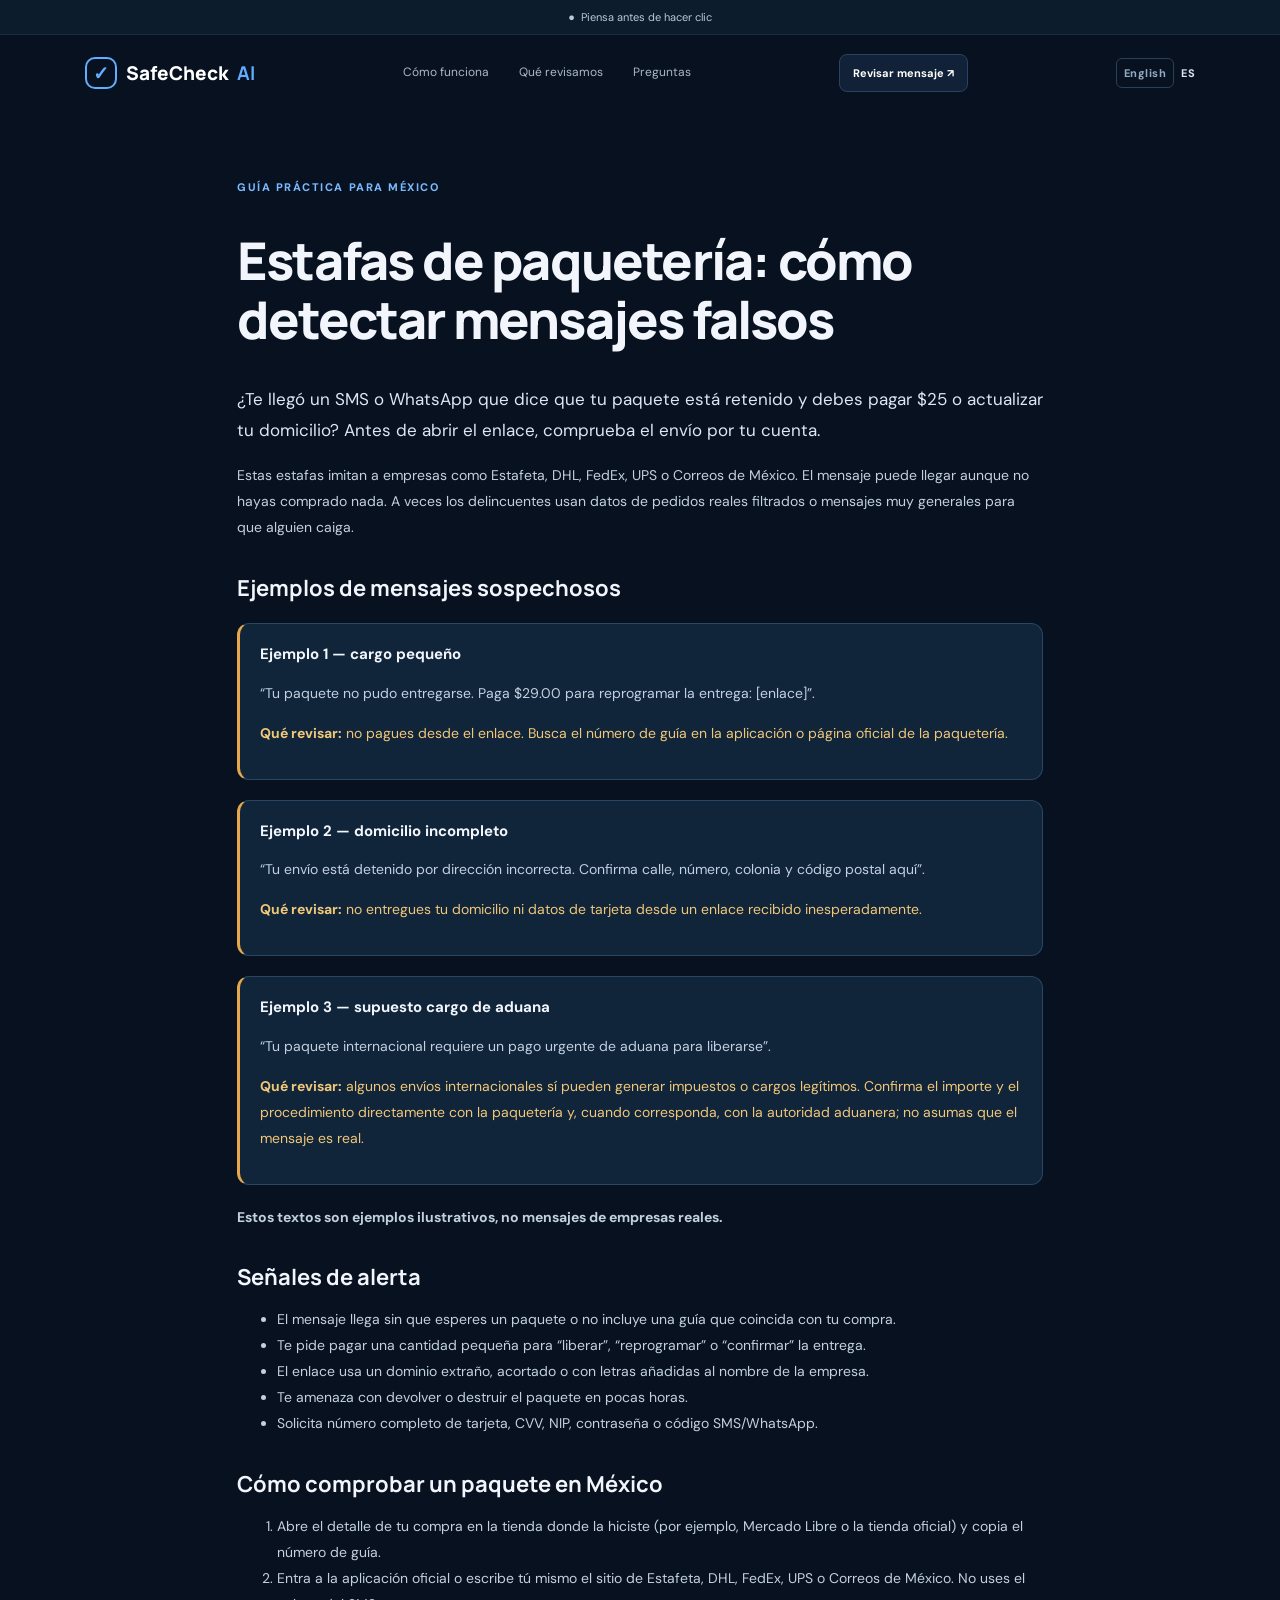
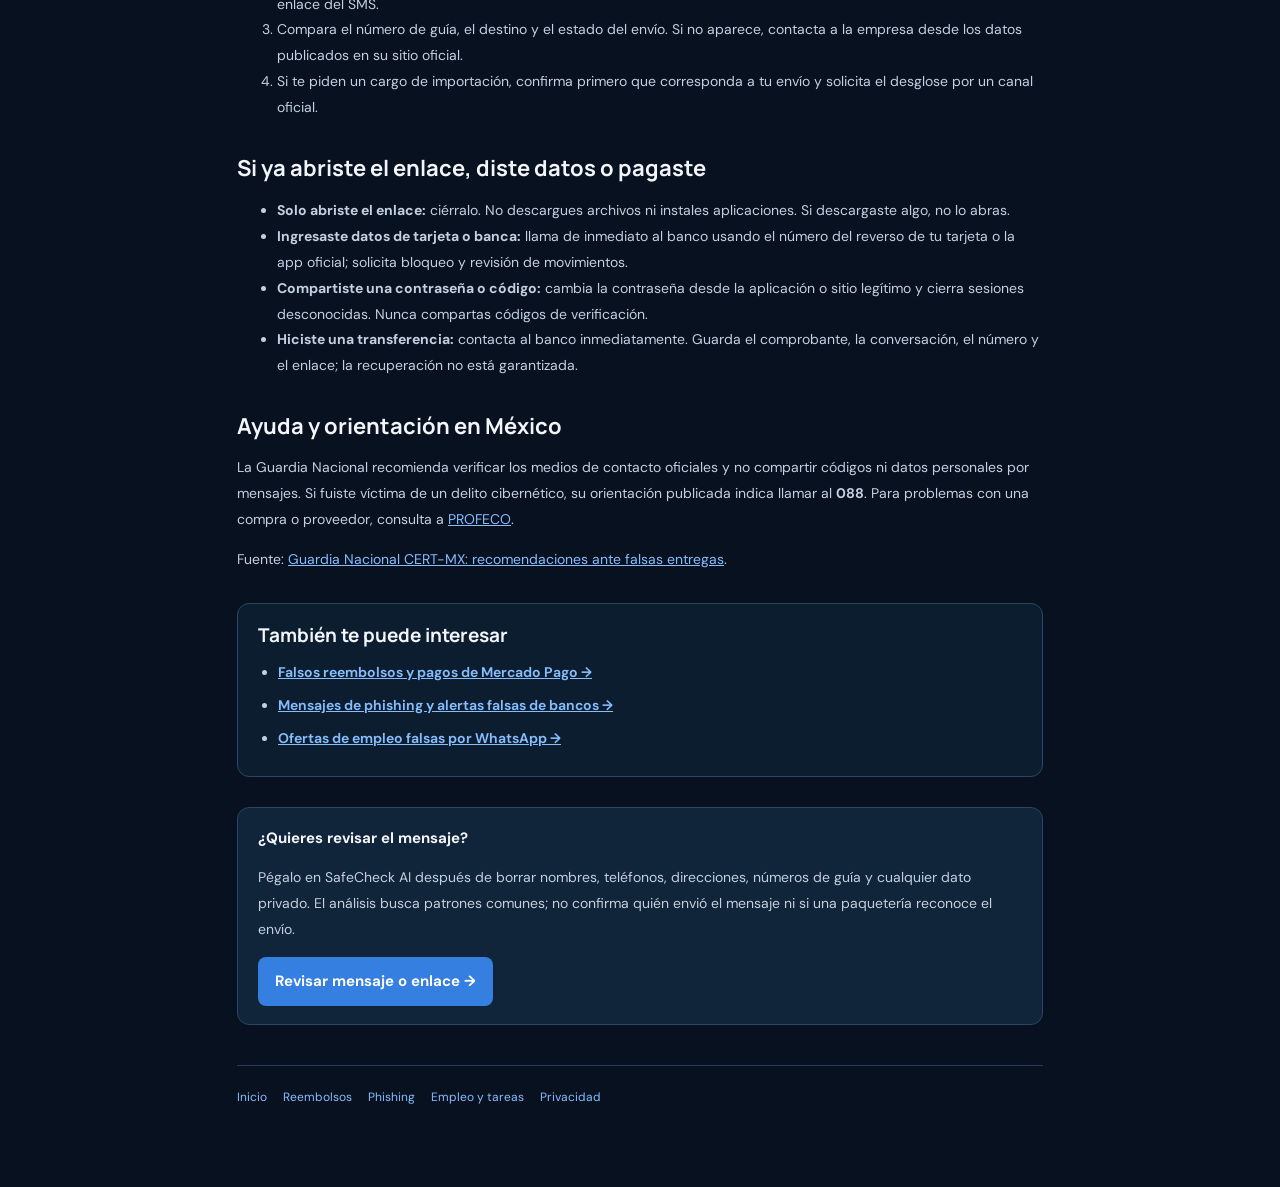
<file: es/estafa-paquete.html>
<!doctype html>
<html lang="es"><head><meta charset="utf-8"><meta name="viewport" content="width=device-width,initial-scale=1">
<meta name="description" content="Aprende a detectar mensajes falsos de DHL, Estafeta y otras paqueterías en México. Revisa enlaces, cargos de entrega y supuestos pagos de aduana.">
<link rel="canonical" href="https://mexiaeon.github.io/safecheck-ai/es/estafa-paquete.html"><link rel="alternate" hreflang="en" href="https://mexiaeon.github.io/safecheck-ai/package-delivery-scam.html"><link rel="alternate" hreflang="es" href="https://mexiaeon.github.io/safecheck-ai/es/estafa-paquete.html">
<title>Estafa de paquetería: SMS falsos de DHL y Estafeta</title><link rel="stylesheet" href="../styles.css?v=6">
<style>.guide{max-width:850px;margin:auto;padding:55px 22px 80px}.guide h1{font:800 clamp(34px,6vw,52px)/1.12 Manrope,sans-serif;letter-spacing:-1.8px}.guide h2{font:700 22px Manrope,sans-serif;margin:32px 0 8px}.guide h3{font:700 17px Manrope,sans-serif;margin:20px 0 6px}.guide p,.guide li{color:#c2d0df;font-size:14px;line-height:1.85}.guide .intro{font-size:17px;color:#dce7f3}.guide a{color:#85bdff}.guide .callout,.guide .example{padding:18px 20px;background:#10243a;border:1px solid #294663;border-radius:12px;margin:20px 0}.guide .example{border-left:3px solid #e5a84b}.guide .cta{display:inline-block;background:#347fe0;color:white;padding:12px 17px;border-radius:8px;text-decoration:none;font-weight:700}.guide nav{display:flex;gap:16px;flex-wrap:wrap;border-top:1px solid #263e59;padding-top:22px;margin-top:40px}.guide .note{color:#f0c779}.guide .related-guides{margin:30px 0;padding:18px 20px;background:#0d1d30;border:1px solid #294663;border-radius:12px}.guide .related-guides h2{margin:0 0 12px;font-size:19px}.guide .related-guides ul{padding-left:20px;margin:0}.guide .related-guides li{margin:7px 0}.guide .related-guides a{font-weight:650}</style></head>
<body><div class="announcement">● &nbsp;Piensa antes de hacer clic</div><header><a class="brand" href="./"><span class="logo">✓</span>SafeCheck <b>AI</b></a><nav><a href="./#como-funciona">Cómo funciona</a><a href="./#que-revisamos">Qué revisamos</a><a href="./#preguntas">Preguntas</a></nav><a class="navbtn" href="./#revisor">Revisar mensaje ↗</a><span class="language-switch"><a href="../package-delivery-scam.html" lang="en">English</a> <b>ES</b></span></header>
<main class="guide"><p style="color:#79baff;font-size:11px;letter-spacing:.14em;font-weight:800">GUÍA PRÁCTICA PARA MÉXICO</p><h1>Estafas de paquetería: cómo detectar mensajes falsos</h1>
<p class="intro">¿Te llegó un SMS o WhatsApp que dice que tu paquete está retenido y debes pagar $25 o actualizar tu domicilio? Antes de abrir el enlace, comprueba el envío por tu cuenta.</p>
<p>Estas estafas imitan a empresas como Estafeta, DHL, FedEx, UPS o Correos de México. El mensaje puede llegar aunque no hayas comprado nada. A veces los delincuentes usan datos de pedidos reales filtrados o mensajes muy generales para que alguien caiga.</p>
<h2>Ejemplos de mensajes sospechosos</h2>
<div class="example"><b>Ejemplo 1 — cargo pequeño</b><p>“Tu paquete no pudo entregarse. Paga $29.00 para reprogramar la entrega: [enlace]”.</p><p class="note"><b>Qué revisar:</b> no pagues desde el enlace. Busca el número de guía en la aplicación o página oficial de la paquetería.</p></div>
<div class="example"><b>Ejemplo 2 — domicilio incompleto</b><p>“Tu envío está detenido por dirección incorrecta. Confirma calle, número, colonia y código postal aquí”.</p><p class="note"><b>Qué revisar:</b> no entregues tu domicilio ni datos de tarjeta desde un enlace recibido inesperadamente.</p></div>
<div class="example"><b>Ejemplo 3 — supuesto cargo de aduana</b><p>“Tu paquete internacional requiere un pago urgente de aduana para liberarse”.</p><p class="note"><b>Qué revisar:</b> algunos envíos internacionales sí pueden generar impuestos o cargos legítimos. Confirma el importe y el procedimiento directamente con la paquetería y, cuando corresponda, con la autoridad aduanera; no asumas que el mensaje es real.</p></div>
<p><b>Estos textos son ejemplos ilustrativos, no mensajes de empresas reales.</b></p>
<h2>Señales de alerta</h2><ul><li>El mensaje llega sin que esperes un paquete o no incluye una guía que coincida con tu compra.</li><li>Te pide pagar una cantidad pequeña para “liberar”, “reprogramar” o “confirmar” la entrega.</li><li>El enlace usa un dominio extraño, acortado o con letras añadidas al nombre de la empresa.</li><li>Te amenaza con devolver o destruir el paquete en pocas horas.</li><li>Solicita número completo de tarjeta, CVV, NIP, contraseña o código SMS/WhatsApp.</li></ul>
<h2>Cómo comprobar un paquete en México</h2><ol><li>Abre el detalle de tu compra en la tienda donde la hiciste (por ejemplo, Mercado Libre o la tienda oficial) y copia el número de guía.</li><li>Entra a la aplicación oficial o escribe tú mismo el sitio de Estafeta, DHL, FedEx, UPS o Correos de México. No uses el enlace del SMS.</li><li>Compara el número de guía, el destino y el estado del envío. Si no aparece, contacta a la empresa desde los datos publicados en su sitio oficial.</li><li>Si te piden un cargo de importación, confirma primero que corresponda a tu envío y solicita el desglose por un canal oficial.</li></ol>
<h2>Si ya abriste el enlace, diste datos o pagaste</h2><ul><li><b>Solo abriste el enlace:</b> ciérralo. No descargues archivos ni instales aplicaciones. Si descargaste algo, no lo abras.</li><li><b>Ingresaste datos de tarjeta o banca:</b> llama de inmediato al banco usando el número del reverso de tu tarjeta o la app oficial; solicita bloqueo y revisión de movimientos.</li><li><b>Compartiste una contraseña o código:</b> cambia la contraseña desde la aplicación o sitio legítimo y cierra sesiones desconocidas. Nunca compartas códigos de verificación.</li><li><b>Hiciste una transferencia:</b> contacta al banco inmediatamente. Guarda el comprobante, la conversación, el número y el enlace; la recuperación no está garantizada.</li></ul>
<h2>Ayuda y orientación en México</h2><p>La Guardia Nacional recomienda verificar los medios de contacto oficiales y no compartir códigos ni datos personales por mensajes. Si fuiste víctima de un delito cibernético, su orientación publicada indica llamar al <b>088</b>. Para problemas con una compra o proveedor, consulta a <a href="https://www.gob.mx/profeco" target="_blank" rel="noopener">PROFECO</a>.</p>
<p>Fuente: <a href="https://www.gob.mx/gncertmx/articulos/recomendaciones-para-prevenir-estafas-argumentando-la-supuesta-entrega-pendiente-de-un-paquete" target="_blank" rel="noopener">Guardia Nacional CERT-MX: recomendaciones ante falsas entregas</a>.</p>
<section class="related-guides" aria-labelledby="related-title"><h2 id="related-title">También te puede interesar</h2><ul><li><a href="estafa-reembolso.html">Falsos reembolsos y pagos de Mercado Pago →</a></li><li><a href="mensajes-phishing.html">Mensajes de phishing y alertas falsas de bancos →</a></li><li><a href="estafa-empleo-tareas.html">Ofertas de empleo falsas por WhatsApp →</a></li></ul></section>
<div class="callout"><b>¿Quieres revisar el mensaje?</b><p>Pégalo en SafeCheck AI después de borrar nombres, teléfonos, direcciones, números de guía y cualquier dato privado. El análisis busca patrones comunes; no confirma quién envió el mensaje ni si una paquetería reconoce el envío.</p><a class="cta" href="./#revisor">Revisar mensaje o enlace →</a></div>
<nav><a href="./">Inicio</a><a href="estafa-reembolso.html">Reembolsos</a><a href="mensajes-phishing.html">Phishing</a><a href="estafa-empleo-tareas.html">Empleo y tareas</a><a href="privacidad.html">Privacidad</a></nav></main></body></html>
</file>
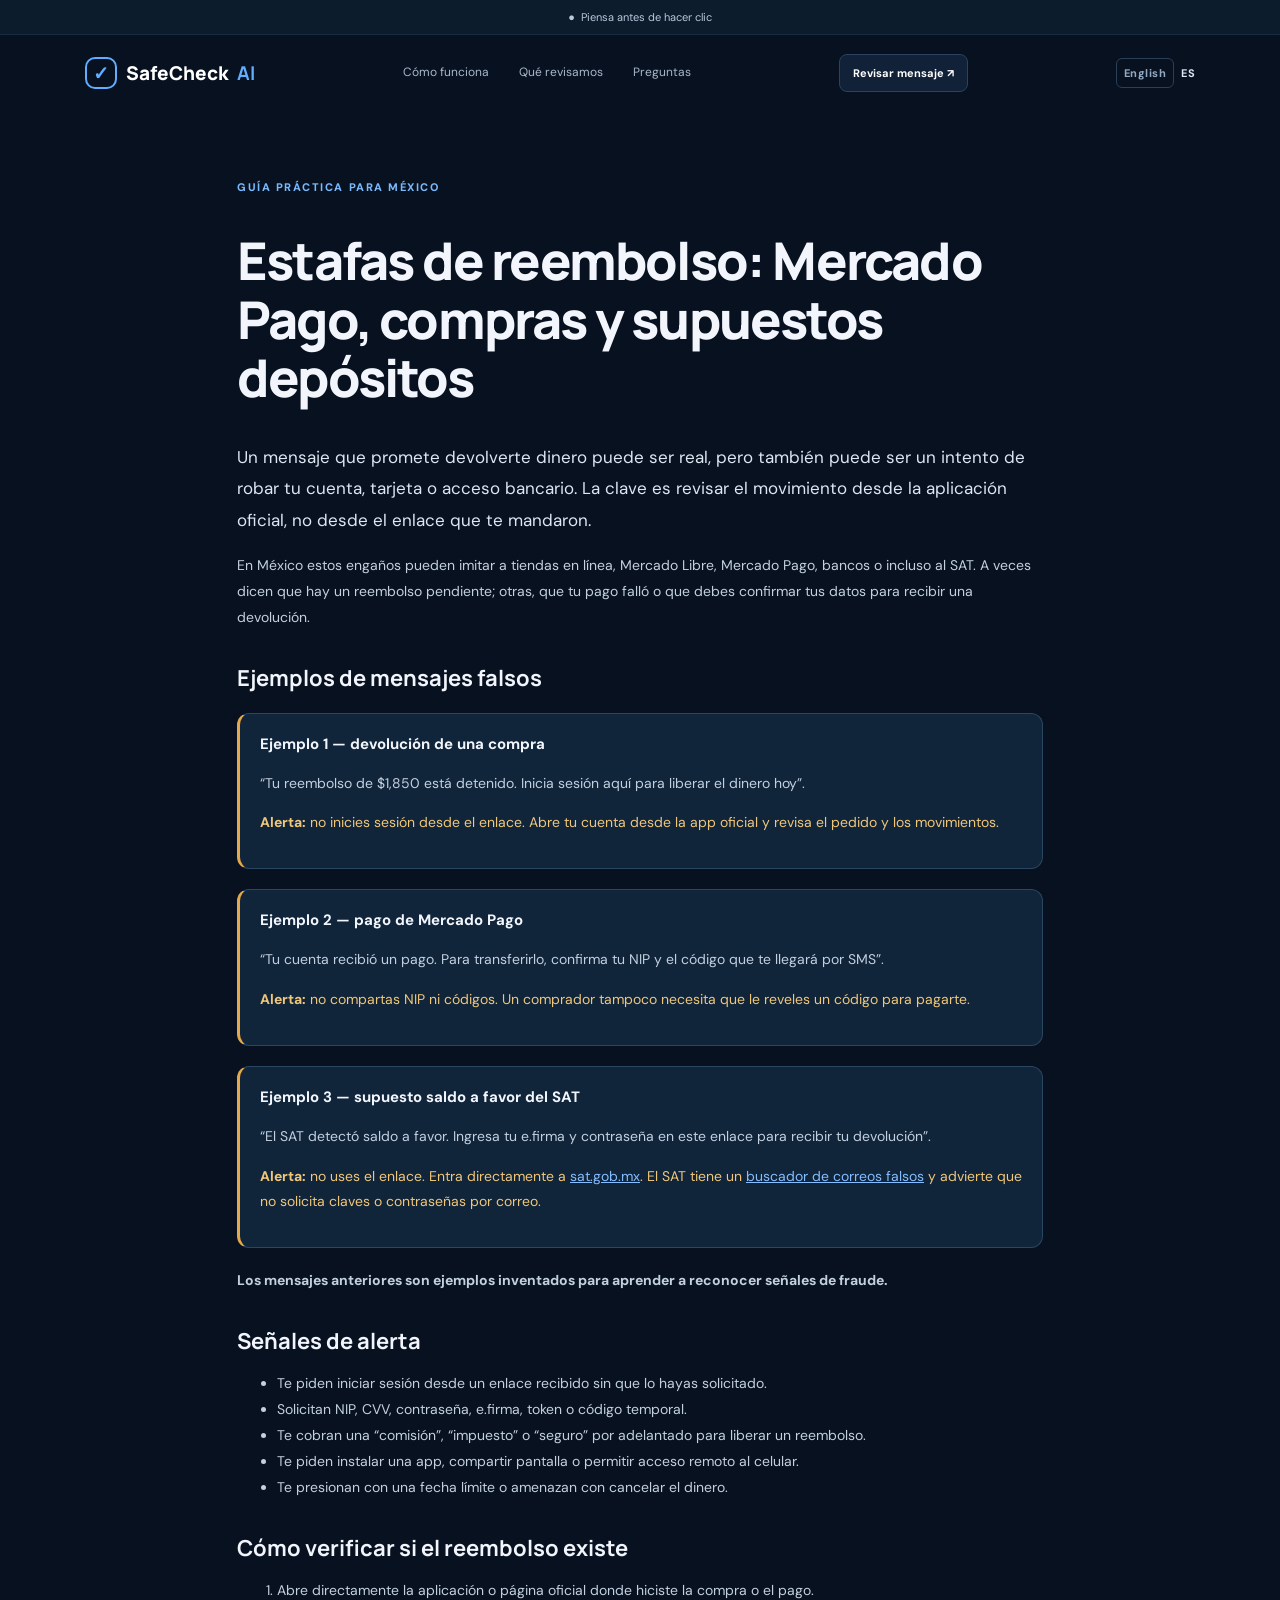
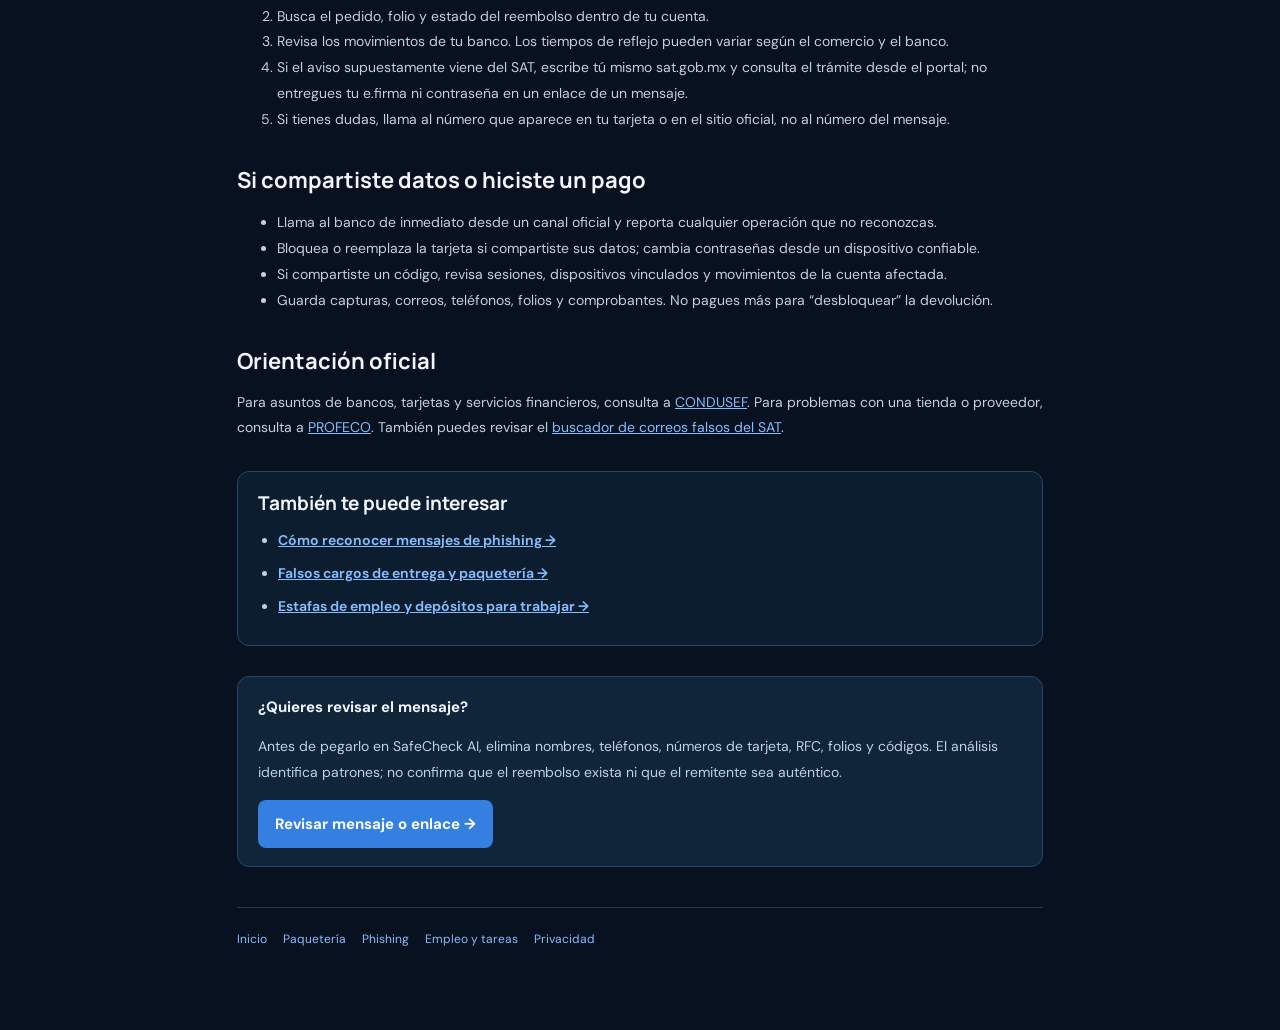
<file: es/estafa-reembolso.html>
<!doctype html>
<html lang="es"><head><meta charset="utf-8"><meta name="viewport" content="width=device-width,initial-scale=1"><meta name="description" content="Identifica mensajes falsos de reembolso, Mercado Pago y supuestos avisos del SAT. Aprende a verificar depósitos y proteger tus datos en México.">
<link rel="canonical" href="https://mexiaeon.github.io/safecheck-ai/es/estafa-reembolso.html"><link rel="alternate" hreflang="en" href="https://mexiaeon.github.io/safecheck-ai/fake-refund-scam.html"><link rel="alternate" hreflang="es" href="https://mexiaeon.github.io/safecheck-ai/es/estafa-reembolso.html">
<title>Falso reembolso: estafas de Mercado Pago y SAT</title><link rel="stylesheet" href="../styles.css?v=6">
<style>.guide{max-width:850px;margin:auto;padding:55px 22px 80px}.guide h1{font:800 clamp(34px,6vw,52px)/1.12 Manrope,sans-serif;letter-spacing:-1.8px}.guide h2{font:700 22px Manrope,sans-serif;margin:32px 0 8px}.guide p,.guide li{color:#c2d0df;font-size:14px;line-height:1.85}.guide .intro{font-size:17px;color:#dce7f3}.guide a{color:#85bdff}.guide .callout,.guide .example{padding:18px 20px;background:#10243a;border:1px solid #294663;border-radius:12px;margin:20px 0}.guide .example{border-left:3px solid #e5a84b}.guide .note{color:#f0c779}.guide .cta{display:inline-block;background:#347fe0;color:white;padding:12px 17px;border-radius:8px;text-decoration:none;font-weight:700}.guide nav{display:flex;gap:16px;flex-wrap:wrap;border-top:1px solid #263e59;padding-top:22px;margin-top:40px}.guide .related-guides{margin:30px 0;padding:18px 20px;background:#0d1d30;border:1px solid #294663;border-radius:12px}.guide .related-guides h2{margin:0 0 12px;font-size:19px}.guide .related-guides ul{padding-left:20px;margin:0}.guide .related-guides li{margin:7px 0}.guide .related-guides a{font-weight:650}</style></head>
<body><div class="announcement">● &nbsp;Piensa antes de hacer clic</div><header><a class="brand" href="./"><span class="logo">✓</span>SafeCheck <b>AI</b></a><nav><a href="./#como-funciona">Cómo funciona</a><a href="./#que-revisamos">Qué revisamos</a><a href="./#preguntas">Preguntas</a></nav><a class="navbtn" href="./#revisor">Revisar mensaje ↗</a><span class="language-switch"><a href="../fake-refund-scam.html" lang="en">English</a> <b>ES</b></span></header>
<main class="guide"><p style="color:#79baff;font-size:11px;letter-spacing:.14em;font-weight:800">GUÍA PRÁCTICA PARA MÉXICO</p><h1>Estafas de reembolso: Mercado Pago, compras y supuestos depósitos</h1>
<p class="intro">Un mensaje que promete devolverte dinero puede ser real, pero también puede ser un intento de robar tu cuenta, tarjeta o acceso bancario. La clave es revisar el movimiento desde la aplicación oficial, no desde el enlace que te mandaron.</p>
<p>En México estos engaños pueden imitar a tiendas en línea, Mercado Libre, Mercado Pago, bancos o incluso al SAT. A veces dicen que hay un reembolso pendiente; otras, que tu pago falló o que debes confirmar tus datos para recibir una devolución.</p>
<h2>Ejemplos de mensajes falsos</h2>
<div class="example"><b>Ejemplo 1 — devolución de una compra</b><p>“Tu reembolso de $1,850 está detenido. Inicia sesión aquí para liberar el dinero hoy”.</p><p class="note"><b>Alerta:</b> no inicies sesión desde el enlace. Abre tu cuenta desde la app oficial y revisa el pedido y los movimientos.</p></div>
<div class="example"><b>Ejemplo 2 — pago de Mercado Pago</b><p>“Tu cuenta recibió un pago. Para transferirlo, confirma tu NIP y el código que te llegará por SMS”.</p><p class="note"><b>Alerta:</b> no compartas NIP ni códigos. Un comprador tampoco necesita que le reveles un código para pagarte.</p></div>
<div class="example"><b>Ejemplo 3 — supuesto saldo a favor del SAT</b><p>“El SAT detectó saldo a favor. Ingresa tu e.firma y contraseña en este enlace para recibir tu devolución”.</p><p class="note"><b>Alerta:</b> no uses el enlace. Entra directamente a <a href="https://www.sat.gob.mx/" target="_blank" rel="noopener">sat.gob.mx</a>. El SAT tiene un <a href="https://www.sat.gob.mx/minisitio/BuscadorCorreosFalsos/buscador.html" target="_blank" rel="noopener">buscador de correos falsos</a> y advierte que no solicita claves o contraseñas por correo.</p></div>
<p><b>Los mensajes anteriores son ejemplos inventados para aprender a reconocer señales de fraude.</b></p>
<h2>Señales de alerta</h2><ul><li>Te piden iniciar sesión desde un enlace recibido sin que lo hayas solicitado.</li><li>Solicitan NIP, CVV, contraseña, e.firma, token o código temporal.</li><li>Te cobran una “comisión”, “impuesto” o “seguro” por adelantado para liberar un reembolso.</li><li>Te piden instalar una app, compartir pantalla o permitir acceso remoto al celular.</li><li>Te presionan con una fecha límite o amenazan con cancelar el dinero.</li></ul>
<h2>Cómo verificar si el reembolso existe</h2><ol><li>Abre directamente la aplicación o página oficial donde hiciste la compra o el pago.</li><li>Busca el pedido, folio y estado del reembolso dentro de tu cuenta.</li><li>Revisa los movimientos de tu banco. Los tiempos de reflejo pueden variar según el comercio y el banco.</li><li>Si el aviso supuestamente viene del SAT, escribe tú mismo sat.gob.mx y consulta el trámite desde el portal; no entregues tu e.firma ni contraseña en un enlace de un mensaje.</li><li>Si tienes dudas, llama al número que aparece en tu tarjeta o en el sitio oficial, no al número del mensaje.</li></ol>
<h2>Si compartiste datos o hiciste un pago</h2><ul><li>Llama al banco de inmediato desde un canal oficial y reporta cualquier operación que no reconozcas.</li><li>Bloquea o reemplaza la tarjeta si compartiste sus datos; cambia contraseñas desde un dispositivo confiable.</li><li>Si compartiste un código, revisa sesiones, dispositivos vinculados y movimientos de la cuenta afectada.</li><li>Guarda capturas, correos, teléfonos, folios y comprobantes. No pagues más para “desbloquear” la devolución.</li></ul>
<h2>Orientación oficial</h2><p>Para asuntos de bancos, tarjetas y servicios financieros, consulta a <a href="https://www.gob.mx/condusef" target="_blank" rel="noopener">CONDUSEF</a>. Para problemas con una tienda o proveedor, consulta a <a href="https://www.gob.mx/profeco" target="_blank" rel="noopener">PROFECO</a>. También puedes revisar el <a href="https://www.sat.gob.mx/minisitio/BuscadorCorreosFalsos/buscador.html" target="_blank" rel="noopener">buscador de correos falsos del SAT</a>.</p>
<section class="related-guides" aria-labelledby="related-title"><h2 id="related-title">También te puede interesar</h2><ul><li><a href="mensajes-phishing.html">Cómo reconocer mensajes de phishing →</a></li><li><a href="estafa-paquete.html">Falsos cargos de entrega y paquetería →</a></li><li><a href="estafa-empleo-tareas.html">Estafas de empleo y depósitos para trabajar →</a></li></ul></section>
<div class="callout"><b>¿Quieres revisar el mensaje?</b><p>Antes de pegarlo en SafeCheck AI, elimina nombres, teléfonos, números de tarjeta, RFC, folios y códigos. El análisis identifica patrones; no confirma que el reembolso exista ni que el remitente sea auténtico.</p><a class="cta" href="./#revisor">Revisar mensaje o enlace →</a></div>
<nav><a href="./">Inicio</a><a href="estafa-paquete.html">Paquetería</a><a href="mensajes-phishing.html">Phishing</a><a href="estafa-empleo-tareas.html">Empleo y tareas</a><a href="privacidad.html">Privacidad</a></nav></main></body></html>
</file>
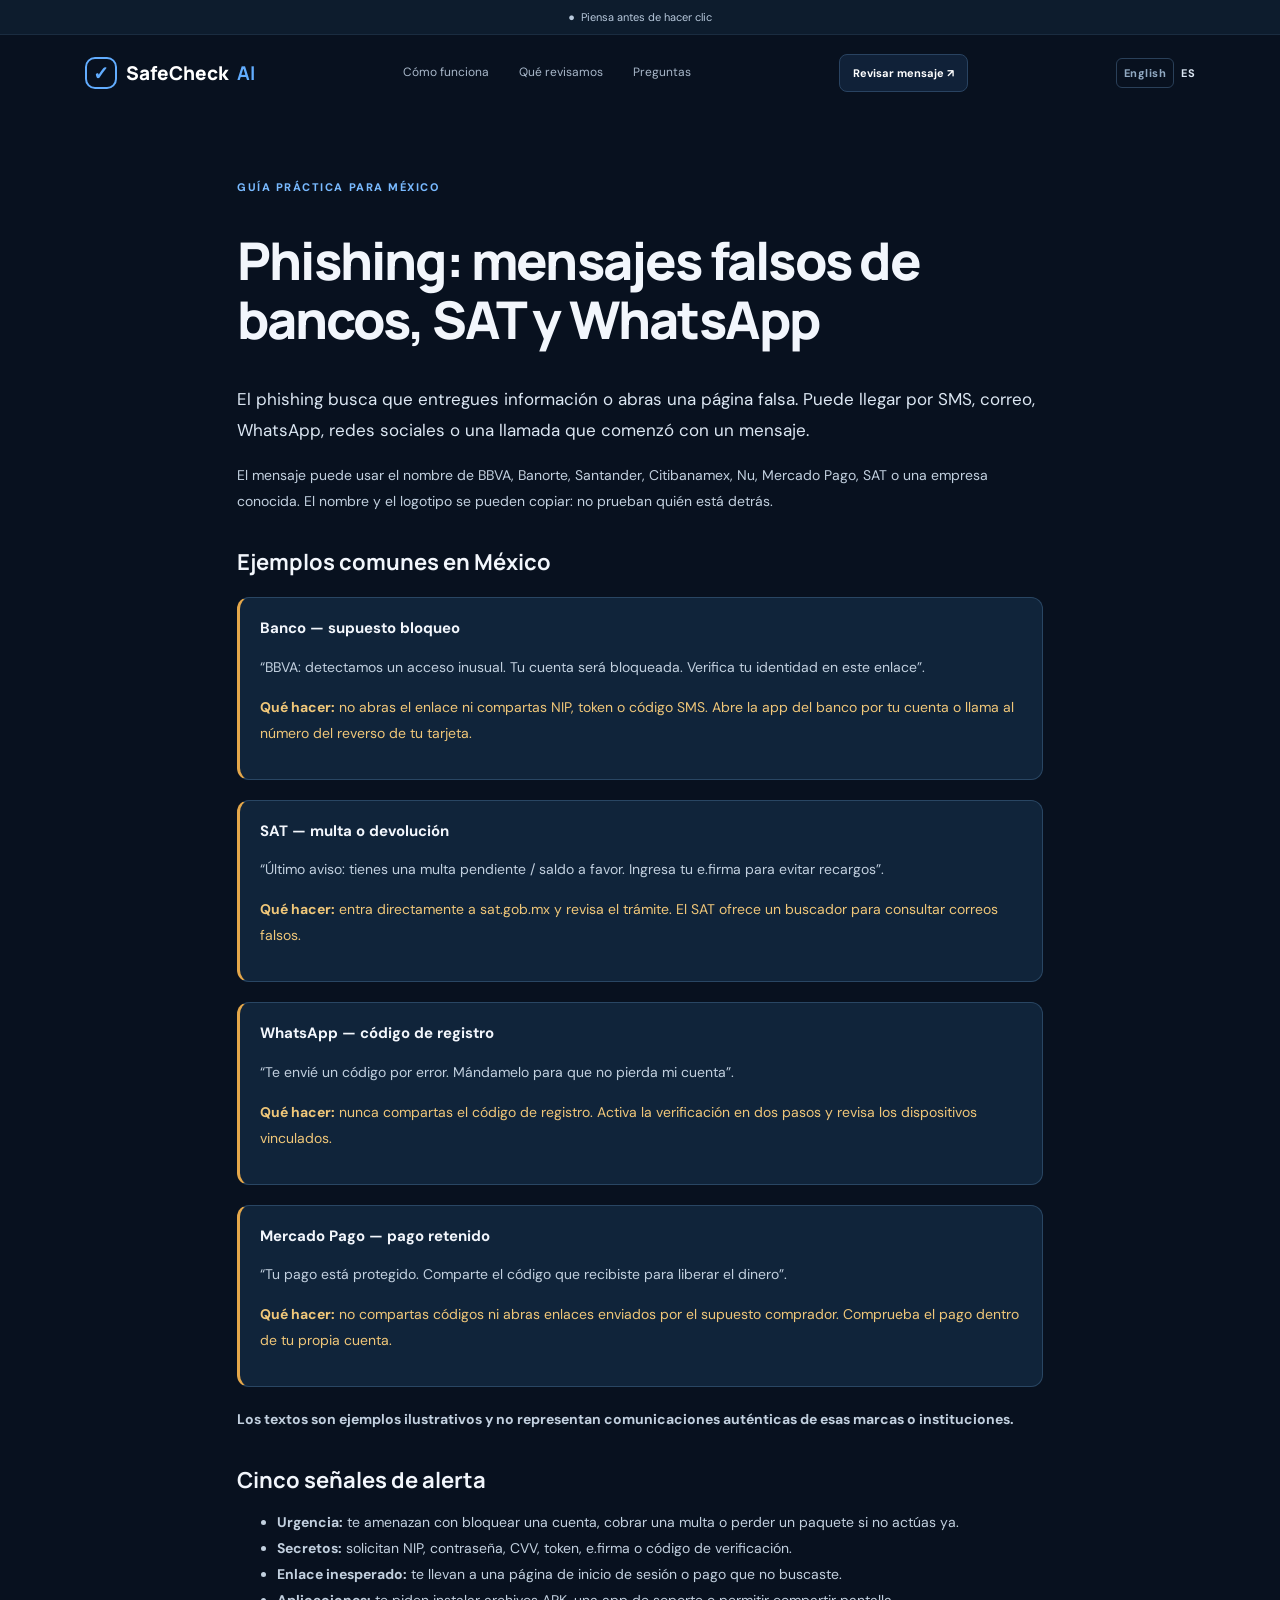
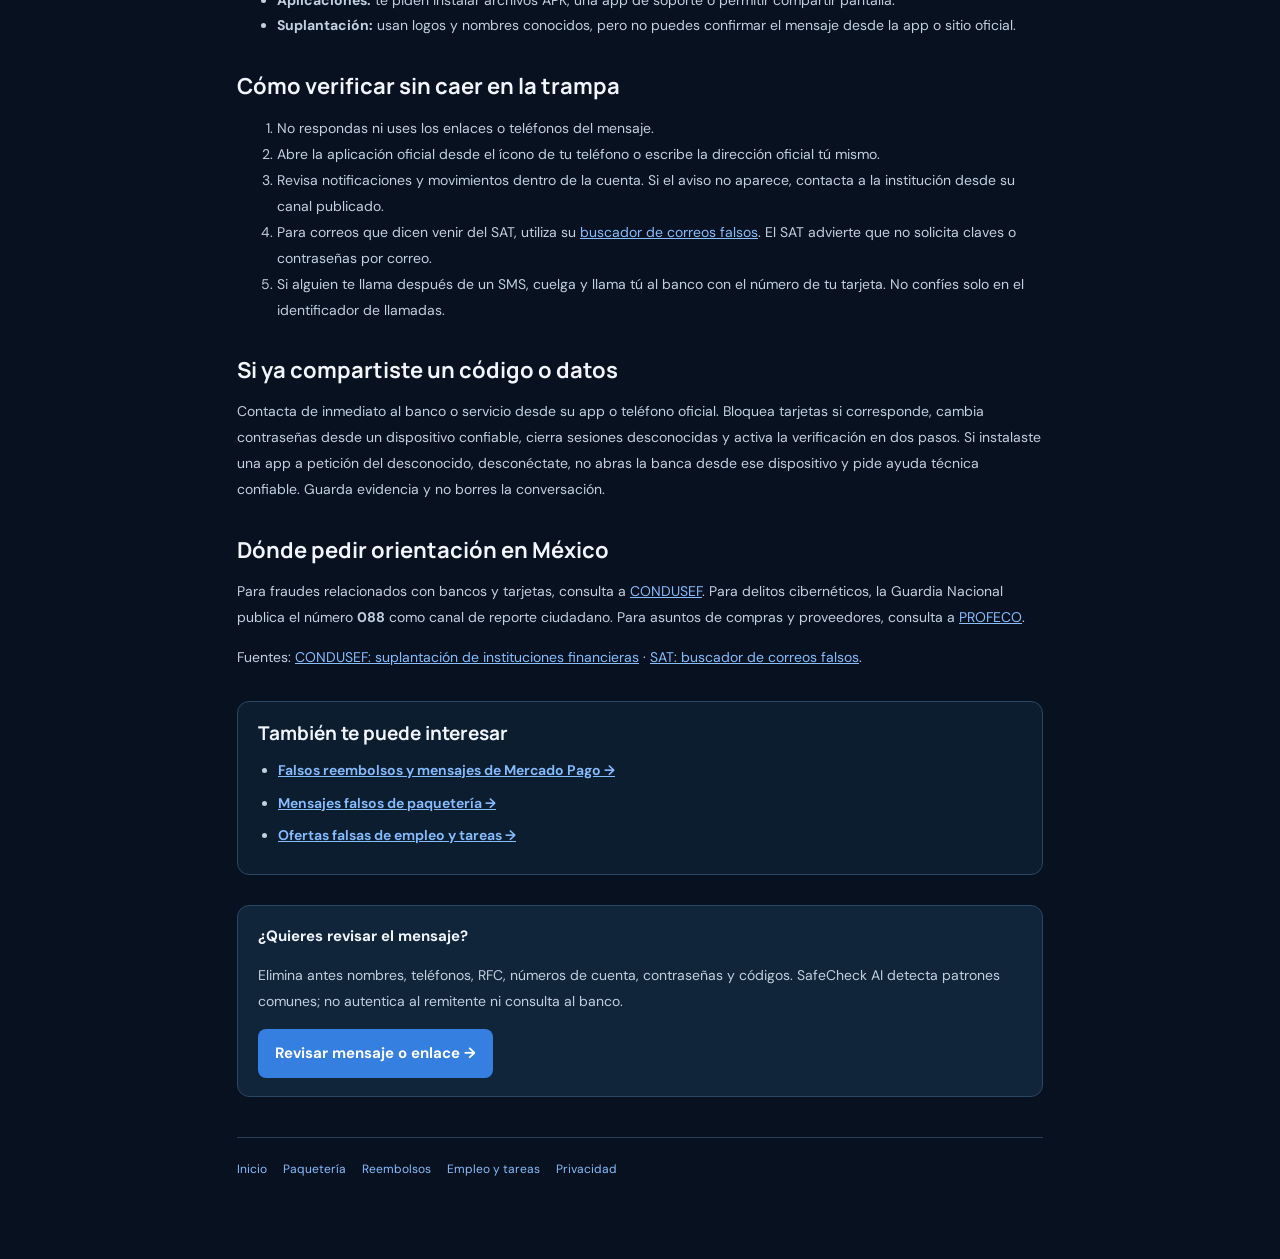
<file: es/mensajes-phishing.html>
<!doctype html>
<html lang="es"><head><meta charset="utf-8"><meta name="viewport" content="width=device-width,initial-scale=1"><meta name="description" content="Reconoce SMS y WhatsApp falsos de BBVA, Banorte, SAT y Mercado Pago. Aprende a detectar enlaces de phishing y proteger tus contraseñas y códigos.">
<link rel="canonical" href="https://mexiaeon.github.io/safecheck-ai/es/mensajes-phishing.html"><link rel="alternate" hreflang="en" href="https://mexiaeon.github.io/safecheck-ai/phishing-text-message.html"><link rel="alternate" hreflang="es" href="https://mexiaeon.github.io/safecheck-ai/es/mensajes-phishing.html">
<title>Phishing en México: mensajes falsos de bancos y WhatsApp</title><link rel="stylesheet" href="../styles.css?v=6">
<style>.guide{max-width:850px;margin:auto;padding:55px 22px 80px}.guide h1{font:800 clamp(34px,6vw,52px)/1.12 Manrope,sans-serif;letter-spacing:-1.8px}.guide h2{font:700 22px Manrope,sans-serif;margin:32px 0 8px}.guide p,.guide li{color:#c2d0df;font-size:14px;line-height:1.85}.guide .intro{font-size:17px;color:#dce7f3}.guide a{color:#85bdff}.guide .callout,.guide .example{padding:18px 20px;background:#10243a;border:1px solid #294663;border-radius:12px;margin:20px 0}.guide .example{border-left:3px solid #e5a84b}.guide .note{color:#f0c779}.guide .cta{display:inline-block;background:#347fe0;color:white;padding:12px 17px;border-radius:8px;text-decoration:none;font-weight:700}.guide nav{display:flex;gap:16px;flex-wrap:wrap;border-top:1px solid #263e59;padding-top:22px;margin-top:40px}.guide .related-guides{margin:30px 0;padding:18px 20px;background:#0d1d30;border:1px solid #294663;border-radius:12px}.guide .related-guides h2{margin:0 0 12px;font-size:19px}.guide .related-guides ul{padding-left:20px;margin:0}.guide .related-guides li{margin:7px 0}.guide .related-guides a{font-weight:650}</style></head>
<body><div class="announcement">● &nbsp;Piensa antes de hacer clic</div><header><a class="brand" href="./"><span class="logo">✓</span>SafeCheck <b>AI</b></a><nav><a href="./#como-funciona">Cómo funciona</a><a href="./#que-revisamos">Qué revisamos</a><a href="./#preguntas">Preguntas</a></nav><a class="navbtn" href="./#revisor">Revisar mensaje ↗</a><span class="language-switch"><a href="../phishing-text-message.html" lang="en">English</a> <b>ES</b></span></header>
<main class="guide"><p style="color:#79baff;font-size:11px;letter-spacing:.14em;font-weight:800">GUÍA PRÁCTICA PARA MÉXICO</p><h1>Phishing: mensajes falsos de bancos, SAT y WhatsApp</h1>
<p class="intro">El phishing busca que entregues información o abras una página falsa. Puede llegar por SMS, correo, WhatsApp, redes sociales o una llamada que comenzó con un mensaje.</p>
<p>El mensaje puede usar el nombre de BBVA, Banorte, Santander, Citibanamex, Nu, Mercado Pago, SAT o una empresa conocida. El nombre y el logotipo se pueden copiar: no prueban quién está detrás.</p>
<h2>Ejemplos comunes en México</h2>
<div class="example"><b>Banco — supuesto bloqueo</b><p>“BBVA: detectamos un acceso inusual. Tu cuenta será bloqueada. Verifica tu identidad en este enlace”.</p><p class="note"><b>Qué hacer:</b> no abras el enlace ni compartas NIP, token o código SMS. Abre la app del banco por tu cuenta o llama al número del reverso de tu tarjeta.</p></div>
<div class="example"><b>SAT — multa o devolución</b><p>“Último aviso: tienes una multa pendiente / saldo a favor. Ingresa tu e.firma para evitar recargos”.</p><p class="note"><b>Qué hacer:</b> entra directamente a sat.gob.mx y revisa el trámite. El SAT ofrece un buscador para consultar correos falsos.</p></div>
<div class="example"><b>WhatsApp — código de registro</b><p>“Te envié un código por error. Mándamelo para que no pierda mi cuenta”.</p><p class="note"><b>Qué hacer:</b> nunca compartas el código de registro. Activa la verificación en dos pasos y revisa los dispositivos vinculados.</p></div>
<div class="example"><b>Mercado Pago — pago retenido</b><p>“Tu pago está protegido. Comparte el código que recibiste para liberar el dinero”.</p><p class="note"><b>Qué hacer:</b> no compartas códigos ni abras enlaces enviados por el supuesto comprador. Comprueba el pago dentro de tu propia cuenta.</p></div>
<p><b>Los textos son ejemplos ilustrativos y no representan comunicaciones auténticas de esas marcas o instituciones.</b></p>
<h2>Cinco señales de alerta</h2><ul><li><b>Urgencia:</b> te amenazan con bloquear una cuenta, cobrar una multa o perder un paquete si no actúas ya.</li><li><b>Secretos:</b> solicitan NIP, contraseña, CVV, token, e.firma o código de verificación.</li><li><b>Enlace inesperado:</b> te llevan a una página de inicio de sesión o pago que no buscaste.</li><li><b>Aplicaciones:</b> te piden instalar archivos APK, una app de soporte o permitir compartir pantalla.</li><li><b>Suplantación:</b> usan logos y nombres conocidos, pero no puedes confirmar el mensaje desde la app o sitio oficial.</li></ul>
<h2>Cómo verificar sin caer en la trampa</h2><ol><li>No respondas ni uses los enlaces o teléfonos del mensaje.</li><li>Abre la aplicación oficial desde el ícono de tu teléfono o escribe la dirección oficial tú mismo.</li><li>Revisa notificaciones y movimientos dentro de la cuenta. Si el aviso no aparece, contacta a la institución desde su canal publicado.</li><li>Para correos que dicen venir del SAT, utiliza su <a href="https://www.sat.gob.mx/minisitio/BuscadorCorreosFalsos/buscador.html" target="_blank" rel="noopener">buscador de correos falsos</a>. El SAT advierte que no solicita claves o contraseñas por correo.</li><li>Si alguien te llama después de un SMS, cuelga y llama tú al banco con el número de tu tarjeta. No confíes solo en el identificador de llamadas.</li></ol>
<h2>Si ya compartiste un código o datos</h2><p>Contacta de inmediato al banco o servicio desde su app o teléfono oficial. Bloquea tarjetas si corresponde, cambia contraseñas desde un dispositivo confiable, cierra sesiones desconocidas y activa la verificación en dos pasos. Si instalaste una app a petición del desconocido, desconéctate, no abras la banca desde ese dispositivo y pide ayuda técnica confiable. Guarda evidencia y no borres la conversación.</p>
<h2>Dónde pedir orientación en México</h2><p>Para fraudes relacionados con bancos y tarjetas, consulta a <a href="https://www.gob.mx/condusef" target="_blank" rel="noopener">CONDUSEF</a>. Para delitos cibernéticos, la Guardia Nacional publica el número <b>088</b> como canal de reporte ciudadano. Para asuntos de compras y proveedores, consulta a <a href="https://www.gob.mx/profeco" target="_blank" rel="noopener">PROFECO</a>.</p>
<p>Fuentes: <a href="https://www.gob.mx/condusef/es/articulos/condusef-informa-actualizacion-sobre-el-modus-operandi-de-los-suplantadores-de-instituciones-financieras" target="_blank" rel="noopener">CONDUSEF: suplantación de instituciones financieras</a> · <a href="https://www.sat.gob.mx/minisitio/BuscadorCorreosFalsos/buscador.html" target="_blank" rel="noopener">SAT: buscador de correos falsos</a>.</p>
<section class="related-guides" aria-labelledby="related-title"><h2 id="related-title">También te puede interesar</h2><ul><li><a href="estafa-reembolso.html">Falsos reembolsos y mensajes de Mercado Pago →</a></li><li><a href="estafa-paquete.html">Mensajes falsos de paquetería →</a></li><li><a href="estafa-empleo-tareas.html">Ofertas falsas de empleo y tareas →</a></li></ul></section>
<div class="callout"><b>¿Quieres revisar el mensaje?</b><p>Elimina antes nombres, teléfonos, RFC, números de cuenta, contraseñas y códigos. SafeCheck AI detecta patrones comunes; no autentica al remitente ni consulta al banco.</p><a class="cta" href="./#revisor">Revisar mensaje o enlace →</a></div>
<nav><a href="./">Inicio</a><a href="estafa-paquete.html">Paquetería</a><a href="estafa-reembolso.html">Reembolsos</a><a href="estafa-empleo-tareas.html">Empleo y tareas</a><a href="privacidad.html">Privacidad</a></nav></main></body></html>
</file>
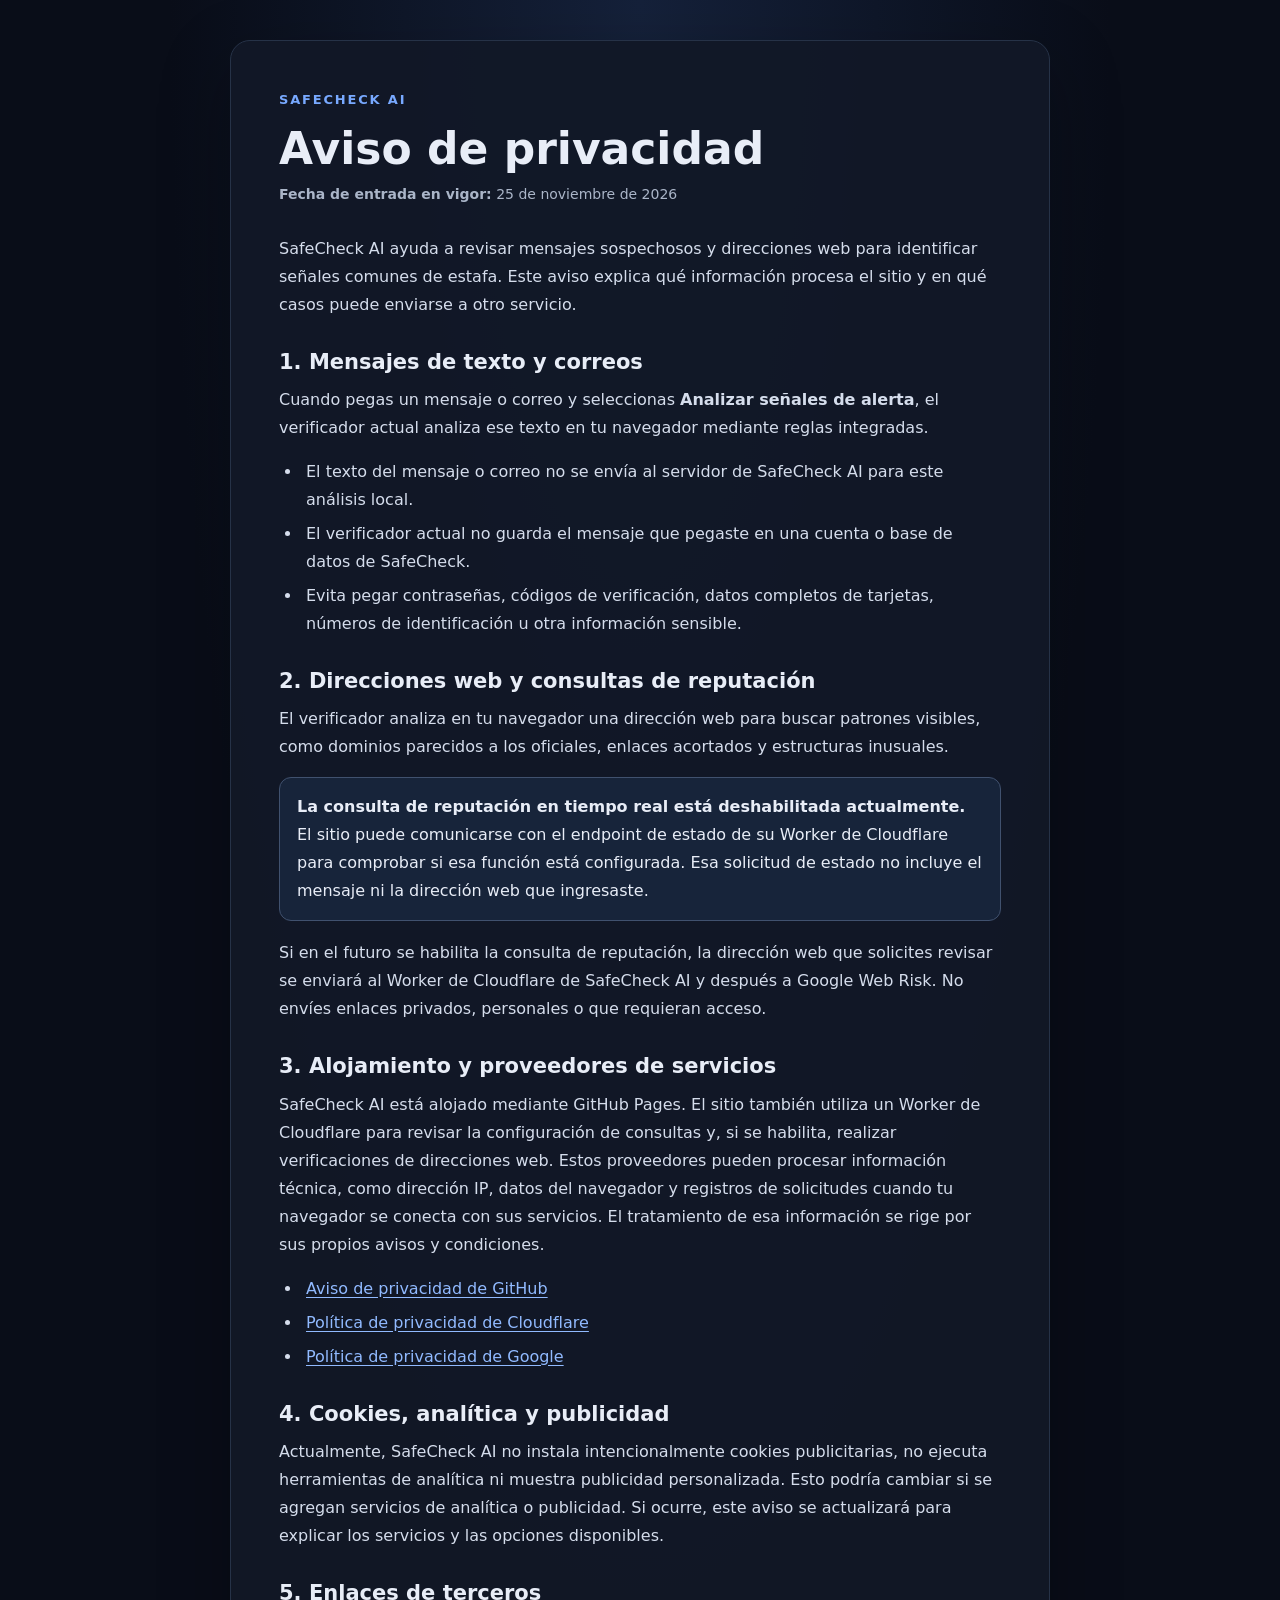
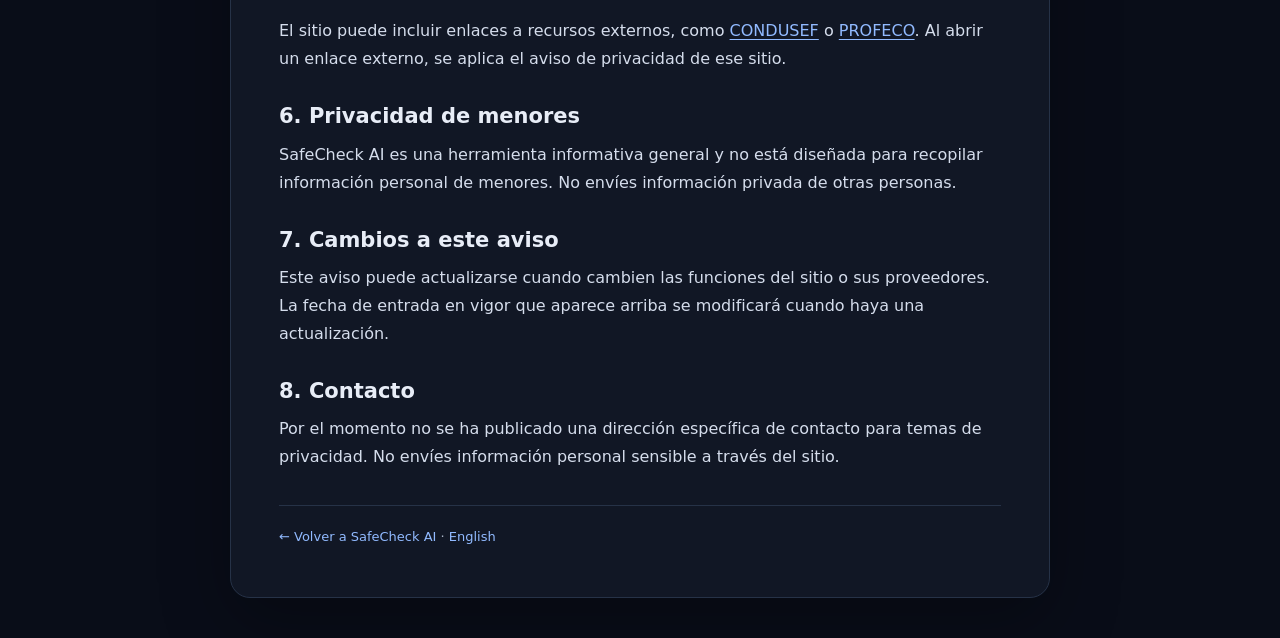
<file: es/privacidad.html>
<!doctype html><html lang="es"><head><meta charset="utf-8"><meta name="viewport" content="width=device-width,initial-scale=1"><meta name="description" content="Aviso de privacidad de SafeCheck AI: cómo se procesan los mensajes y las direcciones web que revisas."><link rel="canonical" href="https://mexiaeon.github.io/safecheck-ai/es/privacidad.html"><link rel="alternate" hreflang="en" href="https://mexiaeon.github.io/safecheck-ai/privacy.html"><link rel="alternate" hreflang="es" href="https://mexiaeon.github.io/safecheck-ai/es/privacidad.html"><title>Aviso de privacidad | SafeCheck AI</title><style>:root{color-scheme:dark;--bg:#090d18;--panel:#111827;--text:#e8edf7;--muted:#aab5c8;--accent:#78a9ff;--line:#263247}*{box-sizing:border-box}body{margin:0;background:radial-gradient(ellipse at top,#15213a 0%,var(--bg) 52%);color:var(--text);font:16px/1.75 system-ui,-apple-system,BlinkMacSystemFont,"Segoe UI",sans-serif;padding:40px 18px}main{max-width:820px;margin:0 auto;background:rgba(17,24,39,.94);border:1px solid var(--line);border-radius:20px;padding:clamp(24px,5vw,48px);box-shadow:0 24px 70px rgba(0,0,0,.28)}.brand{font-size:13px;font-weight:750;letter-spacing:.14em;text-transform:uppercase;color:var(--accent)}h1{font-size:clamp(32px,6vw,44px);line-height:1.15;margin:12px 0 8px}.date{color:var(--muted);font-size:14px;margin:0 0 28px}p{color:#d5ddec;margin:0 0 16px}h2{font-size:21px;line-height:1.3;margin:30px 0 10px}ul{padding-left:23px;margin:8px 0 18px;color:#d5ddec}li{padding-left:4px;margin:6px 0}a{color:#91baff;text-decoration:underline;text-underline-offset:3px}.notice{padding:15px 17px;border:1px solid #40516e;border-radius:12px;background:#17243a;margin:14px 0 18px}footer{border-top:1px solid var(--line);margin-top:34px;padding-top:20px;color:var(--muted);font-size:13px}footer a{text-decoration:none}</style></head><body><main><div class="brand">SafeCheck AI</div><h1>Aviso de privacidad</h1><p class="date"><strong>Fecha de entrada en vigor:</strong> 25 de noviembre de 2026</p><p>SafeCheck AI ayuda a revisar mensajes sospechosos y direcciones web para identificar señales comunes de estafa. Este aviso explica qué información procesa el sitio y en qué casos puede enviarse a otro servicio.</p><h2>1. Mensajes de texto y correos</h2><p>Cuando pegas un mensaje o correo y seleccionas <strong>Analizar señales de alerta</strong>, el verificador actual analiza ese texto en tu navegador mediante reglas integradas.</p><ul><li>El texto del mensaje o correo no se envía al servidor de SafeCheck AI para este análisis local.</li><li>El verificador actual no guarda el mensaje que pegaste en una cuenta o base de datos de SafeCheck.</li><li>Evita pegar contraseñas, códigos de verificación, datos completos de tarjetas, números de identificación u otra información sensible.</li></ul><h2>2. Direcciones web y consultas de reputación</h2><p>El verificador analiza en tu navegador una dirección web para buscar patrones visibles, como dominios parecidos a los oficiales, enlaces acortados y estructuras inusuales.</p><div class="notice"><strong>La consulta de reputación en tiempo real está deshabilitada actualmente.</strong> El sitio puede comunicarse con el endpoint de estado de su Worker de Cloudflare para comprobar si esa función está configurada. Esa solicitud de estado no incluye el mensaje ni la dirección web que ingresaste.</div><p>Si en el futuro se habilita la consulta de reputación, la dirección web que solicites revisar se enviará al Worker de Cloudflare de SafeCheck AI y después a Google Web Risk. No envíes enlaces privados, personales o que requieran acceso.</p><h2>3. Alojamiento y proveedores de servicios</h2><p>SafeCheck AI está alojado mediante GitHub Pages. El sitio también utiliza un Worker de Cloudflare para revisar la configuración de consultas y, si se habilita, realizar verificaciones de direcciones web. Estos proveedores pueden procesar información técnica, como dirección IP, datos del navegador y registros de solicitudes cuando tu navegador se conecta con sus servicios. El tratamiento de esa información se rige por sus propios avisos y condiciones.</p><ul><li><a href="https://docs.github.com/en/site-policy/privacy-policies/github-privacy-statement" target="_blank" rel="noopener noreferrer">Aviso de privacidad de GitHub</a></li><li><a href="https://www.cloudflare.com/privacypolicy/" target="_blank" rel="noopener noreferrer">Política de privacidad de Cloudflare</a></li><li><a href="https://policies.google.com/privacy" target="_blank" rel="noopener noreferrer">Política de privacidad de Google</a></li></ul><h2>4. Cookies, analítica y publicidad</h2><p>Actualmente, SafeCheck AI no instala intencionalmente cookies publicitarias, no ejecuta herramientas de analítica ni muestra publicidad personalizada. Esto podría cambiar si se agregan servicios de analítica o publicidad. Si ocurre, este aviso se actualizará para explicar los servicios y las opciones disponibles.</p><h2>5. Enlaces de terceros</h2><p>El sitio puede incluir enlaces a recursos externos, como <a href="https://www.gob.mx/condusef" target="_blank" rel="noopener noreferrer">CONDUSEF</a> o <a href="https://www.gob.mx/profeco" target="_blank" rel="noopener noreferrer">PROFECO</a>. Al abrir un enlace externo, se aplica el aviso de privacidad de ese sitio.</p><h2>6. Privacidad de menores</h2><p>SafeCheck AI es una herramienta informativa general y no está diseñada para recopilar información personal de menores. No envíes información privada de otras personas.</p><h2>7. Cambios a este aviso</h2><p>Este aviso puede actualizarse cuando cambien las funciones del sitio o sus proveedores. La fecha de entrada en vigor que aparece arriba se modificará cuando haya una actualización.</p><h2>8. Contacto</h2><p>Por el momento no se ha publicado una dirección específica de contacto para temas de privacidad. No envíes información personal sensible a través del sitio.</p><footer><a href="./">← Volver a SafeCheck AI</a> · <a href="../privacy.html" lang="en">English</a></footer></main></body></html>
</file>
<file: styles.css>
@import url('https://fonts.googleapis.com/css2?family=DM+Sans:wght@400;500;600;700;800&family=Manrope:wght@500;600;700;800&display=swap');:root{--bg:#08111f;--panel:#101f32;--line:#263e59;--text:#f2f6fc;--muted:#9aabc0;--blue:#62adff}*{box-sizing:border-box}html{scroll-behavior:smooth;scroll-padding-top:80px}body{margin:0;background:var(--bg);color:var(--text);font:15px/1.65 'DM Sans',sans-serif}.announcement{text-align:center;padding:8px;background:#0d1c2d;border-bottom:1px solid #1a2c40;color:#b8c9dc;font-size:11px}header{height:76px;max-width:1160px;padding:0 25px;margin:auto;display:flex;align-items:center;justify-content:space-between}.brand{font:800 19px Manrope,sans-serif;color:white;text-decoration:none;display:flex;align-items:center;gap:9px}.brand b{color:var(--blue)}.logo{width:32px;height:32px;border:2px solid var(--blue);border-radius:10px;display:grid;place-items:center;color:var(--blue)}nav{display:flex;gap:30px}nav a,.plain{color:#a8b7c9;text-decoration:none;font-size:12px}.navbtn{background:#102138;border:1px solid #294361;border-radius:8px;padding:9px 13px;text-decoration:none;color:white;font-size:11px;font-weight:700}.hero{max-width:1160px;margin:auto;padding:72px 25px 96px;display:grid;grid-template-columns:1.05fr .95fr;gap:45px;align-items:center;min-height:530px}.hero small,.heading small{font-size:10px;font-weight:800;letter-spacing:.18em;color:#72b8ff}.hero h1{font:800 clamp(40px,5.2vw,64px)/1.1 Manrope,sans-serif;letter-spacing:-2.7px;margin:18px 0}.hero h1 em{font-style:normal;background:linear-gradient(90deg,#6ab5ff,#9b9cff,#65d9e5);color:transparent;background-clip:text}.hero p{max-width:520px;color:#a9b9cb;line-height:1.85}.btn{display:inline-block;border:0;border-radius:8px;background:linear-gradient(105deg,#318cf0,#557cf1);color:white;padding:13px 18px;font:700 12px 'DM Sans';cursor:pointer;text-decoration:none;margin-top:15px}.trust{font-size:10px!important;color:#8195ac!important;margin-top:24px}.visual{height:340px;position:relative;display:grid;place-items:center}.visual:before{content:'';position:absolute;width:280px;height:280px;border-radius:50%;background:#287eea30;filter:blur(55px)}.scan{position:relative;width:min(380px,90%);background:linear-gradient(145deg,#14263d,#0e1b2c);border:1px solid #2b4563;border-radius:16px;padding:19px;box-shadow:0 30px 80px #0008;transform:none}.scanhead{font-size:9px;letter-spacing:.13em;color:#8ea4bd}.scanhead b{float:right}.message{margin:17px 0 12px;padding:14px;background:#0b1727;border:1px solid #1e334b;border-radius:9px}.message b{font-size:11px}.message small{display:block;color:#8297af;font-size:9px}.message p{font-size:11px;color:#d0dbe8}.message code{display:block;background:#122a43;color:#69b5ff;padding:8px;border-radius:5px;font-size:10px}.status{display:flex;gap:10px;align-items:center;color:#f4b65d;font-size:12px}.status b{display:block;color:white;font-size:11px}.status small{display:block;color:#8297af;font-size:9px}.chip{position:absolute;bottom:25px;left:0;background:#13243a;border:1px solid #2b4664;padding:9px 12px;border-radius:8px;font-size:10px}.checker,.how{background:#0b1727;border-block:1px solid #1a2b40;padding:78px 20px}.heading{text-align:center;max-width:650px;margin:0 auto 32px}.heading h2{font:800 35px/1.2 Manrope,sans-serif;letter-spacing:-1.4px;margin:10px 0}.heading p{font-size:13px;color:var(--muted)}.tool{max-width:780px;margin:auto;background:#101f32;border:1px solid var(--line);border-radius:14px;overflow:hidden}.tabs{display:flex;border-bottom:1px solid var(--line);padding:0 14px}.tab{background:none;border:0;border-bottom:2px solid transparent;padding:15px;color:#91a6bd;font:600 11px 'DM Sans';cursor:pointer}.tab.active{color:white;border-color:#60aaff}.inside{padding:23px}.inside label{display:block;font-size:12px;font-weight:700;margin-bottom:9px}textarea{width:100%;resize:vertical;min-height:120px;background:#091524;border:1px solid #2a4059;border-radius:8px;padding:13px;color:white;font:12px/1.7 'DM Sans';outline:none}textarea:focus{border-color:#579fe9}.meta{display:flex;justify-content:space-between;gap:10px;color:#748ba5;font-size:9px;margin-top:6px}.inside .btn{margin-top:17px}.disclaimer{max-width:780px;margin:14px auto 0;color:#7388a0;font-size:10px}.result{margin-top:18px;padding:16px;border:1px solid #3a526d;border-radius:9px;background:#0b1929}.result h3{font-size:13px;margin:0}.result p,.result li{font-size:11px;color:#b1c2d4}.features{max-width:1160px;margin:auto;padding:90px 25px}.cards{display:grid;grid-template-columns:repeat(3,1fr);gap:16px}.cards article{background:linear-gradient(145deg,#112238,#0d1929);border:1px solid #233b56;border-radius:12px;padding:22px}.cards i{display:grid;place-items:center;width:36px;height:36px;border-radius:9px;background:#183b5e;color:#75baff;font-style:normal;font-size:18px}.cards h3,.steps h3{font:700 15px Manrope}.cards p,.steps p{font-size:11px;color:#91a4ba;line-height:1.8}.cards small{font-size:9px;color:#77baff}.steps{max-width:900px;margin:40px auto 0;display:grid;grid-template-columns:repeat(3,1fr);gap:35px;text-align:center}.steps article>b{color:#65adf6;letter-spacing:.15em;font-size:11px}.banner{max-width:1110px;margin:65px auto;padding:23px;display:flex;align-items:center;gap:17px;background:#102238;border:1px solid #294663;border-radius:12px}.banner> b{background:#46391f;color:#ffd18b;border-radius:50%;width:36px;height:36px;display:grid;place-items:center;flex:none}.banner div{flex:1}.banner h3{font:700 13px Manrope;margin:0}.banner p{font-size:10px;color:#9aadc2;margin:4px 0}.banner a{color:#79baff;font-size:10px;white-space:nowrap;text-decoration:none}.faq{padding:45px 20px 85px;max-width:800px;margin:auto}.faq details{border-bottom:1px solid #23384f;padding:16px 3px}.faq summary{cursor:pointer;font-size:12px;font-weight:700}.faq details p{font-size:11px;color:#9aadc2}footer{border-top:1px solid #1d3046;max-width:1160px;margin:auto;padding:28px 25px;display:flex;align-items:center;gap:25px;flex-wrap:wrap}footer>span,footer>a:not(.brand){font-size:10px;color:#8fa4bd;text-decoration:none}footer small{width:100%;font-size:9px;color:#657a92}@media(max-width:740px){header{height:65px;padding:0 17px}nav{display:none}.navbtn{font-size:10px;padding:8px}.hero{padding:50px 20px 60px;grid-template-columns:1fr;gap:12px}.hero h1{font-size:43px}.visual{height:290px}.scan{width:min(340px,90%)}.heading h2{font-size:29px}.checker{padding:60px 13px}.tabs{padding:0 5px;justify-content:space-around}.tab{font-size:9px;padding:14px 7px}.inside{padding:16px}.features{padding:65px 17px}.cards,.steps{grid-template-columns:1fr}.banner{margin:40px 14px;align-items:flex-start;flex-wrap:wrap}.banner div{min-width:200px}.banner a{margin-left:53px}footer{padding:25px 17px;gap:13px}footer small{width:100%}}
/* Risk report states */
.result{color:#f2f6fc}.report-header{display:flex;justify-content:space-between;gap:12px;align-items:center;flex-wrap:wrap}.risk-label{font-size:14px;font-weight:800}.score{font-size:10px;color:#b7c8dc;background:#172a40;padding:5px 9px;border-radius:6px}.risk-high{border-color:#a94d55;background:#24151e}.risk-high .risk-label{color:#ff9a9f}.risk-medium{border-color:#a27a3e;background:#241f17}.risk-medium .risk-label{color:#ffd18b}.risk-low{border-color:#426b83;background:#10202b}.risk-low .risk-label{color:#9bd6ff}.report-intro{margin:12px 0}.finding-list{padding-left:20px}.finding-list li{padding:7px 0;color:#dce7f3}.finding-list li p{margin:3px 0 0;color:#aebfd1}.next-step{margin-top:14px;padding:12px;background:#102943;border:1px solid #294b6a;border-radius:8px}.next-step b{font-size:11px;color:#9bd0ff}.next-step p{margin:5px 0 0;color:#c1d0df}.engine-note{font-size:9px!important;color:#8196ad!important;margin-bottom:0}

.live-result{margin-top:14px;padding:13px;border-radius:8px;border:1px solid #38516a;background:#102238}.live-result b{font-size:12px}.live-result p{font-size:11px;color:#c1d0df;margin:5px 0 0}.live-match{border-color:#a94d55;background:#281820}.live-match b{color:#ff9a9f}.live-clear{border-color:#426b83}.live-clear b{color:#9bd6ff}


/* Mobile hero cleanup: keep the preview readable and prevent the badge
   from covering the message status. */
@media (max-width: 740px) {
  .hero { padding-top: 38px; padding-bottom: 48px; gap: 8px; }
  .hero h1 { font-size: clamp(36px, 10vw, 43px); line-height: 1.12; letter-spacing: -1.8px; }
  .visual { height: auto; min-height: 0; padding: 18px 0 8px; }
  .scan { width: 100%; max-width: 380px; transform: none; padding: 17px; }
  .message { margin: 14px 0 12px; }
  .message p { line-height: 1.65; }
  .message code { overflow-wrap: anywhere; }
  .status { align-items: flex-start; line-height: 1.45; }
  .status small { line-height: 1.5; }
  .chip { display: none; }
}

/* Keep the hero preview perfectly straight on every screen size. */
.scan{transform:none!important}


/* Clearer risk report: score scale, explanation, and actionable steps. */
.score-meter{height:8px;background:#26384d;border-radius:99px;overflow:hidden;margin:12px 0 6px}
.score-meter-fill{height:100%;border-radius:99px;transition:width .25s ease}
.score-high{background:#ff858c}.score-medium{background:#f0bd69}.score-low{background:#75bde8}
.score-meaning{font-size:11px!important;font-weight:700;color:#dce8f5!important;margin:4px 0}
.score-caveat{font-size:10px!important;color:#91a5ba!important;margin:4px 0 15px}
.result-section{border-top:1px solid #34465b;padding-top:13px;margin-top:12px}
.result-section h3,.next-step h3{font-size:12px;margin:0 0 8px;color:#f0f5fb}
.finding-list{margin:0;padding-left:20px}
.finding-list li{padding:8px 0 9px 2px}
.finding-list li b{font-size:11px;color:#f0f5fb}
.finding-list li p{font-size:10px;line-height:1.6;margin:4px 0 0;color:#b2c2d3}
.no-findings{font-size:11px!important;color:#b2c2d3!important}
.next-step{margin-top:15px;padding:14px;background:#102943;border:1px solid #294b6a;border-radius:9px}
.next-step h3{color:#9bd0ff}
.action-list{padding-left:20px;margin:6px 0 0}
.action-list li{font-size:11px;line-height:1.65;color:#d3dfec;padding:4px 0}
@media(max-width:520px){.report-header{align-items:flex-start}.score{font-size:10px}.result{padding:14px}.score-caveat{line-height:1.55}}


/* Mobile report visibility: keep the report clear of Safari's bottom toolbar. */
#result[hidden]{display:none}
#result{scroll-margin-top:18px;scroll-margin-bottom:120px;padding-bottom:22px}
@media(max-width:740px){
  .inside{padding-bottom:36px}
  .result{margin-bottom:22px}
  .result-section{scroll-margin-top:16px}
  .action-list li{line-height:1.75;padding:6px 0}
  .engine-note{line-height:1.6}
}

/* Language switch */
.language-switch{display:inline-flex;align-items:center;gap:7px;white-space:nowrap;font-size:11px;font-weight:800;letter-spacing:.04em;color:#dce7f3}
.language-switch a{color:#91a9c2;text-decoration:none;padding:5px 7px;border:1px solid #2a4059;border-radius:6px}
.language-switch a:hover{color:#fff;border-color:#62adff}
@media(max-width:740px){.language-switch{font-size:10px;gap:5px}.language-switch a{padding:5px 6px}}


/* iPhone layout and readability improvements */
@media (max-width: 740px) {
  html { scroll-padding-top: 18px; }
  body { overflow-x: hidden; }
  header {
    height: auto;
    min-height: 64px;
    padding: 10px 14px;
    gap: 9px;
    flex-wrap: wrap;
    justify-content: space-between;
  }
  header .brand { font-size: 17px; gap: 7px; }
  header .logo { width: 29px; height: 29px; flex: 0 0 29px; }
  header .navbtn { min-height: 42px; display: inline-flex; align-items: center; justify-content: center; padding: 9px 11px; font-size: 11px; }
  .language-switch { min-height: 40px; }
  .language-switch a { min-height: 36px; display: inline-flex; align-items: center; justify-content: center; }
  .announcement { padding: 9px 12px; line-height: 1.45; }
  .btn { min-height: 46px; display: inline-flex; align-items: center; justify-content: center; padding: 13px 17px; font-size: 14px; }
  .checker, .how { padding: 48px 14px; }
  .heading { margin-bottom: 24px; }
  .heading h2 { font-size: clamp(25px, 7vw, 30px); line-height: 1.2; letter-spacing: -.7px; }
  .heading p { font-size: 15px; line-height: 1.7; }
  .tabs { gap: 2px; }
  .tab { min-height: 46px; flex: 1 1 0; padding: 10px 4px; font-size: 11px; line-height: 1.25; }
  .inside { padding: 17px 14px 24px; }
  .inside label { font-size: 14px; line-height: 1.45; }
  textarea { font-size: 16px; line-height: 1.6; min-height: 135px; }
  .meta { font-size: 11px; line-height: 1.45; flex-wrap: wrap; }
  .inside .btn { width: 100%; }
  .disclaimer { font-size: 12px; line-height: 1.65; padding: 0 3px; }
  .features { padding: 52px 14px; }
  .cards { gap: 12px; }
  .cards article { padding: 19px; }
  .cards h3 { font-size: 17px; }
  .cards p, .steps p { font-size: 14px; line-height: 1.7; }
  .cards small { font-size: 11px; }
  .steps { gap: 24px; }
  .steps h3 { font-size: 17px; }
  .banner { padding: 18px; gap: 12px; }
  .banner div { min-width: 0; }
  .banner h3 { font-size: 15px; line-height: 1.4; }
  .banner p { font-size: 13px; line-height: 1.65; }
  .banner a { margin-left: 48px; font-size: 13px; }
  .faq { padding: 40px 17px 65px; }
  .faq summary { font-size: 15px; line-height: 1.5; padding: 5px 0; }
  .faq details p { font-size: 14px; line-height: 1.7; }
  footer { align-items: flex-start; }
  footer > span, footer > a:not(.brand) { font-size: 13px; }
  footer small { font-size: 11px; line-height: 1.6; }
  .guide { padding: 34px 17px 58px !important; }
  .guide h1 { font-size: clamp(31px, 8.5vw, 38px) !important; line-height: 1.13 !important; letter-spacing: -1.1px !important; overflow-wrap: anywhere; }
  .guide h2 { font-size: 22px !important; line-height: 1.3 !important; margin: 27px 0 9px !important; }
  .guide h3 { font-size: 17px !important; line-height: 1.35 !important; }
  .guide p, .guide li { font-size: 16px !important; line-height: 1.72 !important; }
  .guide .intro { font-size: 17px !important; line-height: 1.7 !important; }
  .guide ul, .guide ol { padding-left: 23px; }
  .guide li { padding-left: 2px; margin-bottom: 7px; }
  .guide .example, .guide .callout { padding: 16px !important; margin: 17px 0 !important; overflow-wrap: anywhere; }
  .guide .note { font-size: 14px !important; line-height: 1.65 !important; }
  .guide .cta { display: flex; width: 100%; min-height: 48px; align-items: center; justify-content: center; text-align: center; padding: 12px 15px; font-size: 14px; line-height: 1.35; }
  .guide nav { gap: 10px 16px; }
  .guide nav a { display: inline-block; min-height: 36px; font-size: 13px; line-height: 1.5; }
}
@media (max-width: 380px) {
  header { padding-left: 11px; padding-right: 11px; }
  header .brand { font-size: 16px; }
  header .navbtn { font-size: 10px; padding: 8px; }
  .language-switch { gap: 3px; }
  .language-switch a { padding: 4px 5px; }
  .tab { font-size: 10px; }
}

/* Screenshot upload and OCR controls */
.upload-panel{margin:16px 0 8px;padding:14px;border:1px dashed #45617e;border-radius:10px;background:#0c1b2c}
.upload-label{display:flex!important;align-items:center;gap:10px;flex-wrap:wrap;color:#dceafa!important;font-size:13px!important;font-weight:700;cursor:pointer}
.upload-label span{font-size:10px;font-weight:500;color:#91a8c0}
.screenshot-file{display:block;width:100%;margin-top:10px;color:#b9cadd;font:12px 'DM Sans',sans-serif}
.screenshot-file::file-selector-button{min-height:40px;margin-right:10px;padding:8px 12px;border:1px solid #426487;border-radius:7px;background:#173451;color:#f4f8fc;font-weight:700;cursor:pointer}
.upload-help{margin:8px 0 0!important;color:#8fa7bf!important;font-size:10px!important;line-height:1.55}
@media(max-width:740px){.upload-panel{padding:13px}.upload-label{font-size:14px!important}.screenshot-file{font-size:12px}.screenshot-file::file-selector-button{min-height:44px}}
</file>
